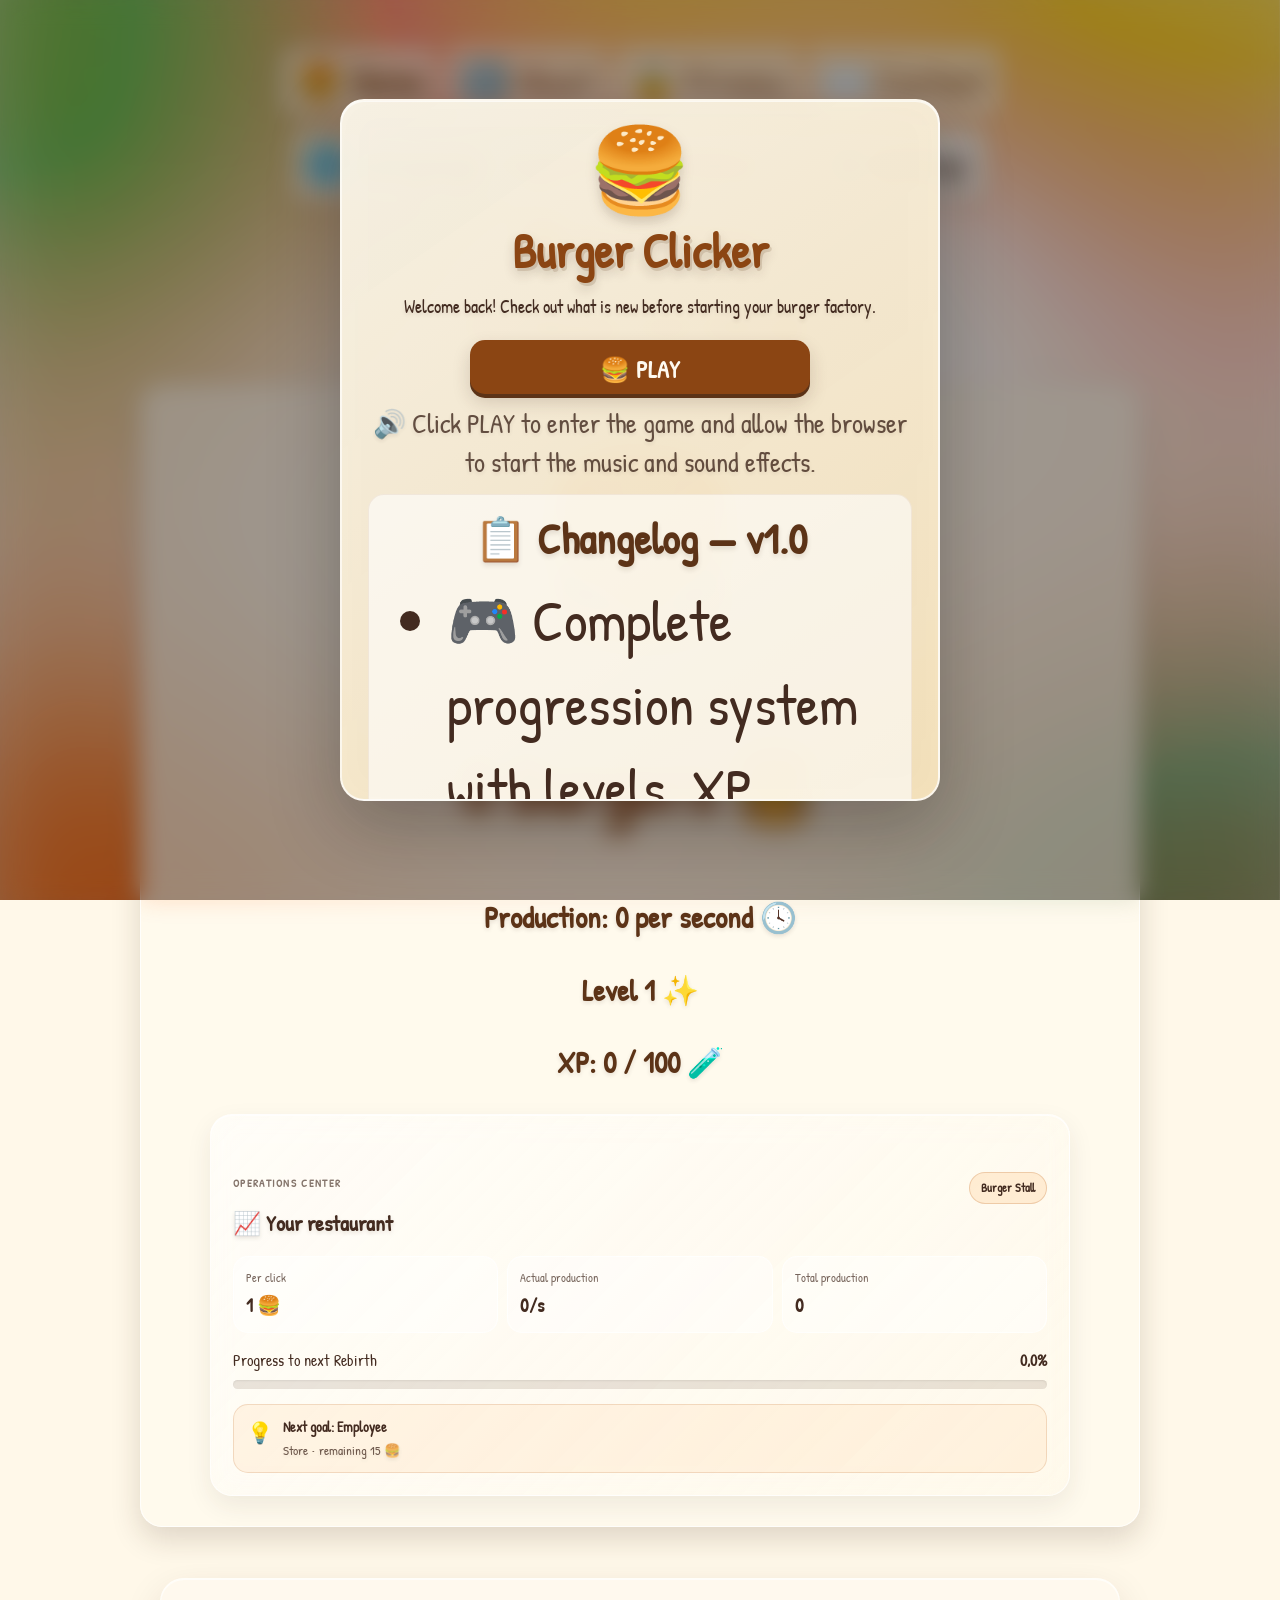
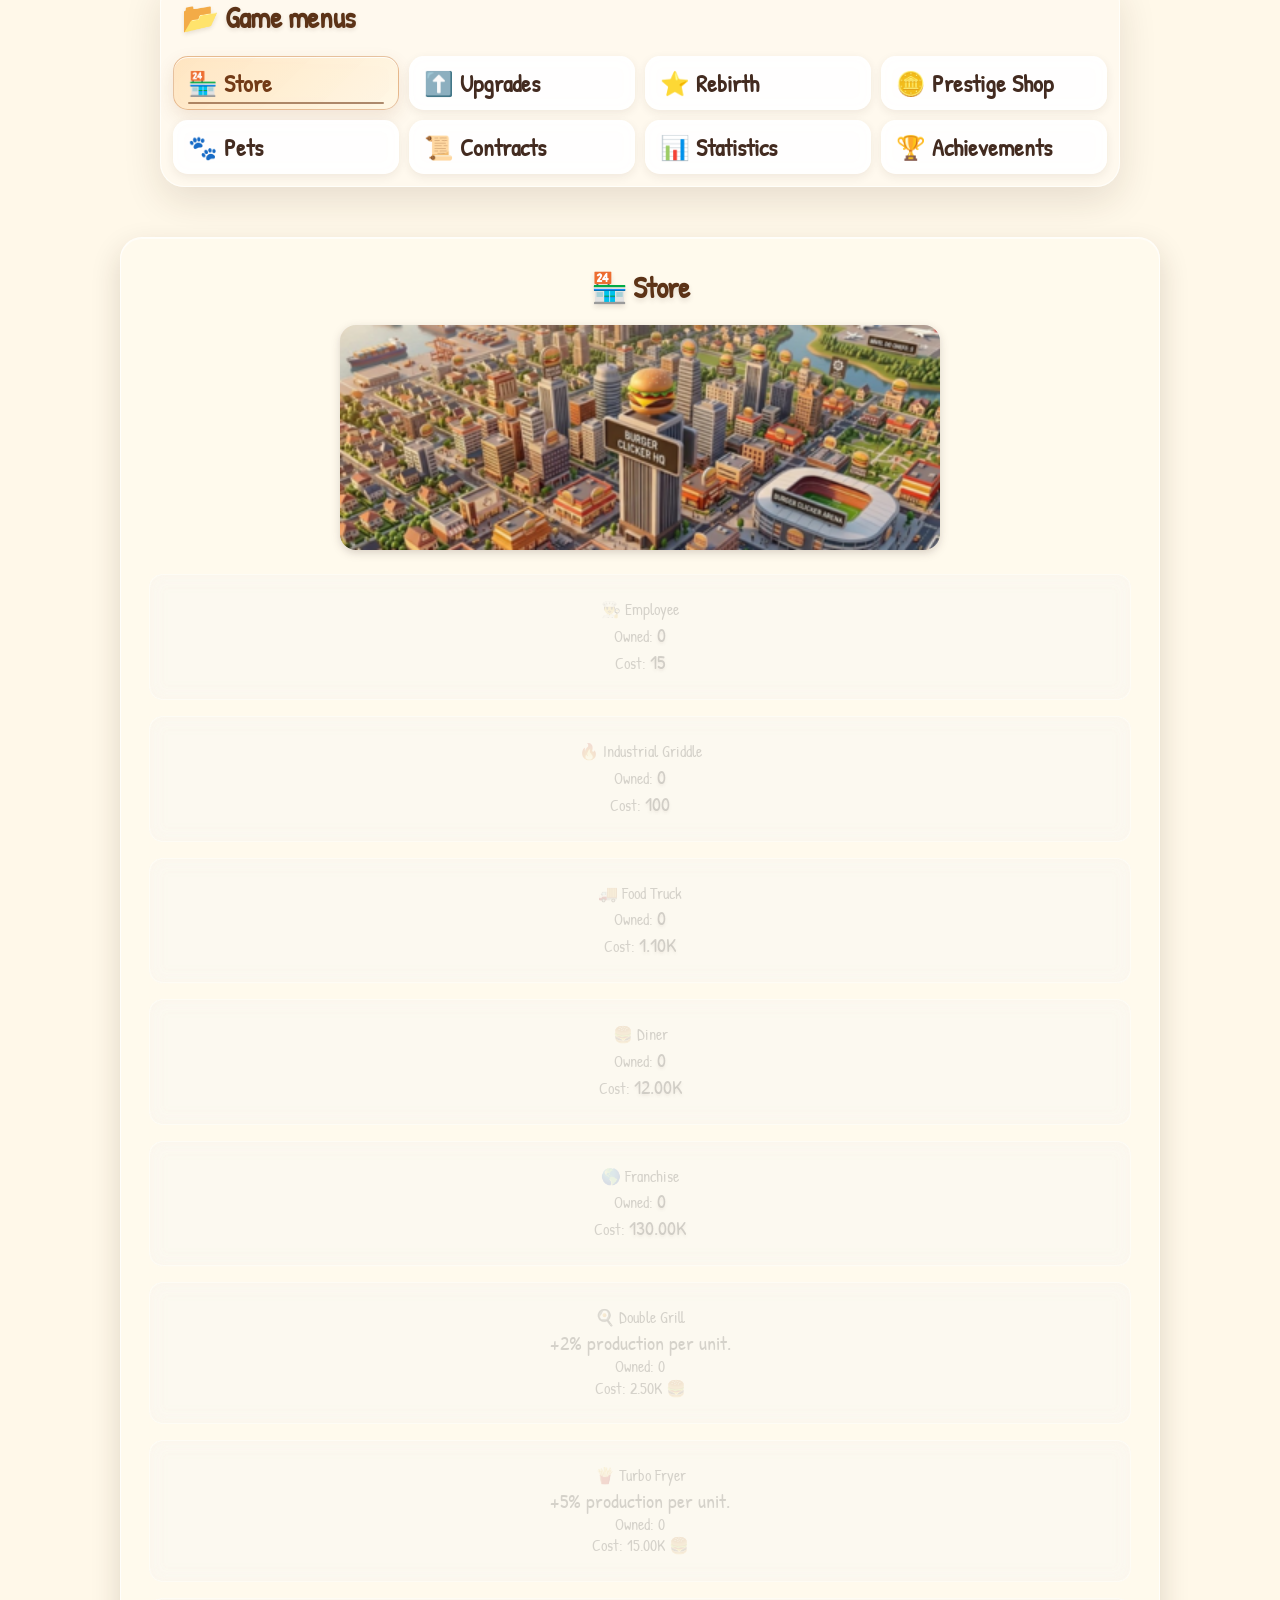
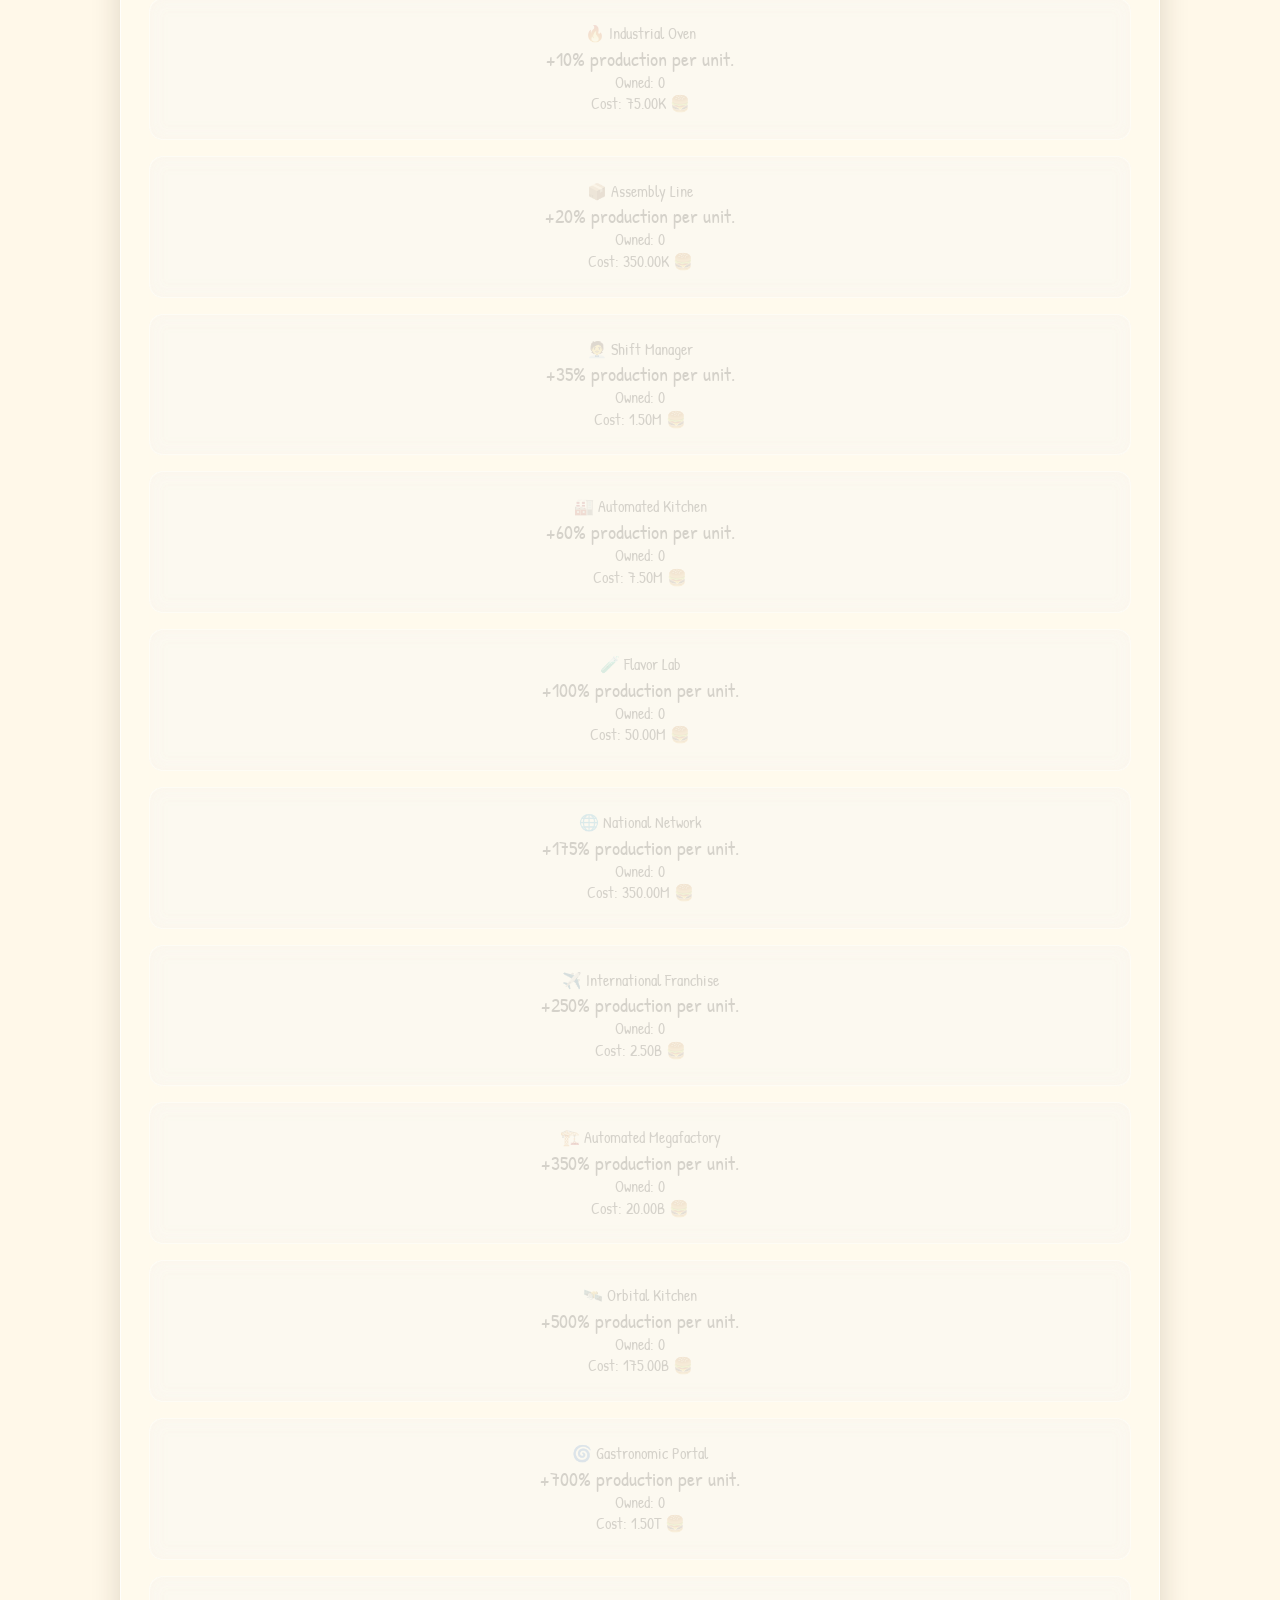
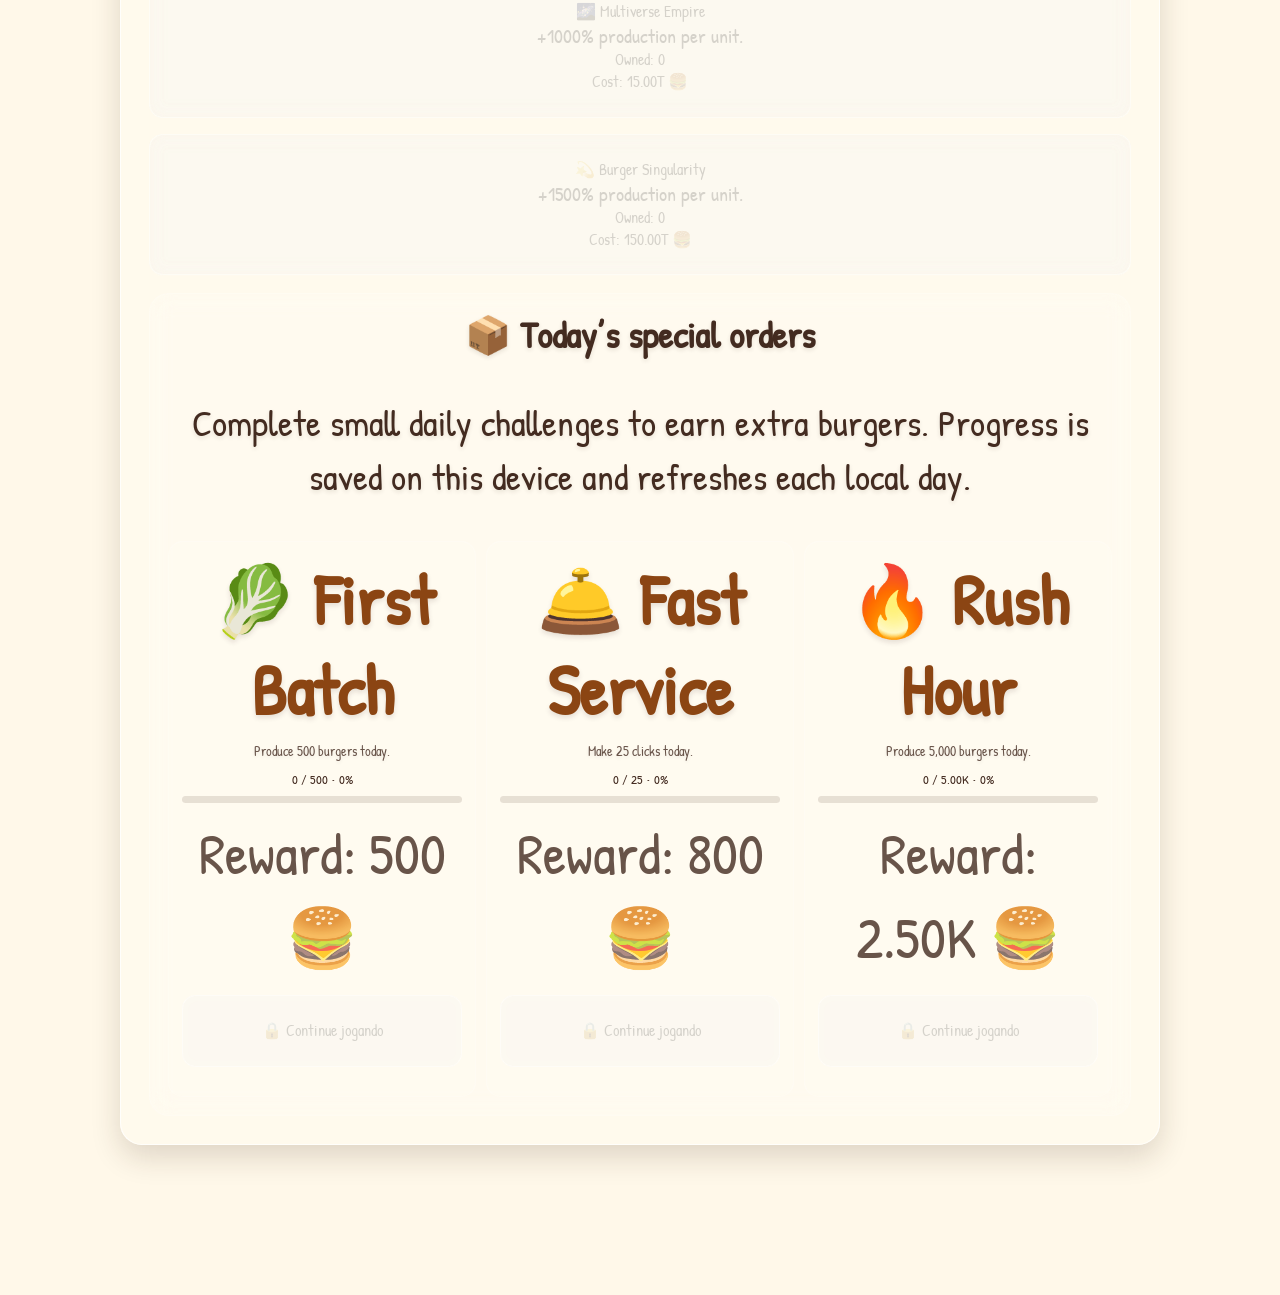
<file: index.html>
<!DOCTYPE html>
<html lang="en-US">
<head>
    <meta charset="UTF-8">
    <meta name="viewport" content="width=device-width, initial-scale=1, viewport-fit=cover">
    <title>🍔 Burger Clicker</title>
    <link rel="manifest" href="manifest.json">
    <link rel="stylesheet" href="style.css">
    <link rel="stylesheet" href="css/pets.css">
    <link rel="stylesheet" href="css/tooltips.css">
    <link rel="stylesheet" href="css/settings.css">
    <link rel="stylesheet" href="css/welcome.css">
    <link rel="stylesheet" href="css/glass-ui.css">
    <link rel="stylesheet" href="css/info-pages.css">
    <link rel="stylesheet" href="css/animations.css">
    <link rel="stylesheet" href="css/pwa.css">
    <link rel="stylesheet" href="css/contracts.css">
    <meta name="theme-color" content="#fff8e9">
    <meta name="application-name" content="Burger Clicker">
    <meta name="mobile-web-app-capable" content="yes">
    <meta name="apple-mobile-web-app-capable" content="yes">
    <meta name="apple-mobile-web-app-title" content="Burger Clicker">
    <meta name="apple-mobile-web-app-status-bar-style" content="default">
    <meta name="format-detection" content="telephone=no">
    <meta name="description" content="🍔 Burger Clicker — an idle clicker game with pets, rebirths, a prestige shop, and endless progression.">
    <link rel="icon" href="/media/pwa-icon.svg" type="image/svg+xml">
    <link rel="apple-touch-icon" href="/media/pwa-icon.svg">
    <script async src="https://pagead2.googlesyndication.com/pagead/js/adsbygoogle.js?client=ca-pub-1469004475264377" crossorigin="anonymous"></script>
    <meta name="google-adsense-account" content="ca-pub-1469004475264377">
</head>
<body>
    <section id="welcomeScreen" aria-label="Tela de boas-vindas ao Burger Clicker">
        <div class="welcome-caixa" role="dialog" aria-modal="true" aria-labelledby="welcomeTitulo">
            <div class="welcome-logo" aria-hidden="true">🍔</div>
            <h1 id="welcomeTitulo">Burger Clicker</h1>
            <p class="welcome-subtitulo">Bem-vindo de volta! Confira as novidades antes de começar a sua fábrica de hambúrgueres.</p>

            <div class="welcome-changelog">
                <h2>📋 Changelog — v1.0</h2>
                <ul>
                    <li>🎮 Sistema completo de progressão com níveis, XP, negócios e upgrades.</li>
                    <li>⭐ Rebirth com fichas, bônus permanentes e Loja de Prestígio.</li>
                    <li>🐾 Sistema de pets com coleção, equipamento, nomes e evolução.</li>
                    <li>⚙️ Menu de Configurações com áudio, volumes, animações, tema, vibração e instalação PWA.</li>
                    <li>💾 Backups automáticos, backup manual, restauração e reset seguro do progresso.</li>
                    <li>📱 PWA preparado para instalação como aplicativo em navegadores compatíveis.</li>
                    <li>🎵 Sistema de áudio atualizado: efeitos nos botões e música de fundo em looping.</li>
                    <li>🔊 O botão Jogar libera o áudio durante uma interação permitida pelo navegador.</li>
                </ul>
            </div>

            <p class="welcome-audio-aviso">🔊 Clique em <strong>JOGAR</strong> para entrar no jogo e permitir que a música e os efeitos sonoros sejam iniciados pelo navegador.</p>
            <button id="welcomePlayBtn" type="button">🍔 JOGAR</button>
        </div>
    </section>

    <audio id="musicaFundo" preload="none" loop><source src="/media/music.mp3" type="audio/mpeg"></audio>
    <audio id="somClique" preload="none"><source src="/media/click.mp3" type="audio/mpeg"></audio>

    <header class="info-topbar game-language-topbar">
        <nav class="info-nav" aria-label="Page navigation">
            <a href="index.html" aria-current="page" data-i18n="navHome">🍔 Home</a>
            <a href="about.html" data-i18n="navAbout">ℹ️ About</a>
            <a href="privacy.html" data-i18n="navPrivacy">🔒 Privacy</a>
            <a href="contact.html" data-i18n="navContact">✉️ Contact</a>
        </nav>
        <div class="info-language">
            <label for="languageSelector" data-i18n="languageLabel">🌐 Language</label>
            <select id="languageSelector" aria-label="Select language">
                <option value="en-US" data-i18n="languageEn">English (United States)</option>
                <option value="pt-BR" data-i18n="languagePtBR">Portuguese (Brazil)</option>
                <option value="pt-PT" data-i18n="languagePtPT">Portuguese (Portugal)</option>
            </select>
        </div>
    </header>
    <h1>🍔 Burger Clicker</h1>
    <h4>Por Crabscary - v1.0 - 2026 🦀</h4>
    <button id="configBtn" type="button" aria-label="Abrir configurações">⚙️ Configurações</button>

    <section id="configModal" class="config-modal" hidden aria-label="Menu de configurações">
        <div class="config-caixa" role="dialog" aria-modal="true" aria-labelledby="configTitulo">
            <div class="config-cabecalho"><h2 id="configTitulo">⚙️ Configurações</h2><button id="configFecharBtn" type="button" aria-label="Fechar configurações">✖️</button></div>
            <p>Personalize sua experiência no Burger Clicker. As opções ficam salvas neste dispositivo.</p>
            <div class="config-grupo">
                <h3>🎮 Experiência</h3>
                <div class="config-opcao"><label for="configSom">🔊 Som dos efeitos</label><input id="configSom" type="checkbox" checked></div>
                <div class="config-opcao"><label for="configMusica">🎵 Música de fundo</label><input id="configMusica" type="checkbox" checked></div>
                <div class="config-opcao"><label for="configAnimacoes">✨ Animações</label><input id="configAnimacoes" type="checkbox" checked></div>
                <div class="config-opcao"><label for="configTemaEscuro">🌙 Tema escuro</label><input id="configTemaEscuro" type="checkbox"></div>
                <div class="config-opcao"><label for="configVibracao">📳 Vibração</label><input id="configVibracao" type="checkbox" checked></div>
                <div class="config-volume"><label for="configVolumeMusica">🎵 Volume da música <span id="configVolumeMusicaValor">50%</span></label><input id="configVolumeMusica" type="range" min="0" max="100" step="1" value="50"></div>
                <div class="config-volume"><label for="configVolumeEfeitos">🔊 Volume dos efeitos <span id="configVolumeEfeitosValor">100%</span></label><input id="configVolumeEfeitos" type="range" min="0" max="100" step="1" value="100"></div>
                <div class="config-diagnostico-audio"><h4>🧪 Diagnóstico de áudio</h4><p>Use estes testes para identificar se o navegador encontra os arquivos e consegue reproduzi-los.</p><div class="config-acoes"><button id="audioDiagnosticoArquivos" type="button">🔎 Verificar arquivos</button><button id="audioDiagnosticoEfeito" type="button">🔊 Testar efeito</button><button id="audioDiagnosticoMusica" type="button">🎵 Testar música</button></div><pre id="audioDiagnosticoStatus" role="status" aria-live="polite">Pronto para diagnosticar.</pre></div>
            </div>
            <div class="config-grupo">
                <h3>💾 Backup</h3>
                <p>O jogo cria backups automáticos periódicos e também antes de resetar ou restaurar um progresso.</p>
                <div class="config-acoes"><button id="configBackupAgora" type="button">💾 Criar e baixar backup agora</button><button id="configRestaurarBackupBtn" type="button">📥 Restaurar arquivo de backup</button><button id="configRestaurarUltimoBtn" type="button">⏪ Restaurar último backup automático</button><input id="configBackupArquivo" type="file" accept="application/json,.json" hidden></div>
                <p id="configBackupStatus" class="config-status-backup">Backup automático: aguardando o primeiro backup.</p>
                <p class="config-aviso">⚠️ Guarde também um arquivo baixado em um local seguro. O backup automático fica no armazenamento deste navegador e pode ser perdido se os dados do site forem apagados.</p>
            </div>
            <div class="config-grupo"><h3>🔄 Progresso</h3><p>Use esta opção para começar novamente do zero. Um backup automático é criado antes da exclusão.</p><div class="config-acoes"><button id="configResetarBtn" type="button">🔄 Resetar todo o progresso</button></div></div>
            <div class="config-grupo"><h3>📱 Aplicativo</h3><p>Instale o Burger Clicker quando o navegador oferecer suporte. O diagnóstico abaixo verifica manifesto, ícones, segurança, Service Worker, cache e armazenamento neste dispositivo.</p><div class="config-acoes"><button id="configInstalarBtn" type="button">📱 Instalar aplicativo</button><button id="pwaAbrirAppBtn" type="button">🚀 Abrir app</button><button id="pwaDiagnosticoExecutar" type="button">🧪 Executar diagnóstico PWA</button><button id="pwaDiagnosticoCopiar" type="button">📋 Copiar relatório</button></div><div class="bc-pwa-update" aria-labelledby="pwaAtualizacaoTitulo"><h4 id="pwaAtualizacaoTitulo">🔄 Atualizações do aplicativo</h4><p>O Burger Clicker verifica atualizações automaticamente quando abre, quando você volta ao aplicativo e periodicamente enquanto ele está aberto.</p><div class="config-acoes"><button id="pwaVerificarAtualizacaoBtn" type="button">🔎 Verificar atualizações</button><button id="pwaAplicarAtualizacaoBtn" type="button" hidden>⬇️ Atualizar e reiniciar</button></div><p id="pwaAtualizacaoStatus" role="status" aria-live="polite">Preparando verificação de atualizações…</p></div><p id="configInstalacaoStatus" class="config-status-instalacao">Verificando disponibilidade da instalação...</p><pre id="pwaDiagnosticoStatus" class="pwa-diagnostico-status" role="status" aria-live="polite">Pronto para verificar a instalação do aplicativo.</pre></div>
            <p id="configStatus" class="config-status" role="status"></p>
        </div>
    </section>

    <div class="painel"><button id="burgerBtn" aria-label="Produzir hambúrgueres">🍔</button><h2 id="contador">0 Hambúrgueres 👀</h2><h3 id="pps">Produção: 0 por segundo</h3><h3 id="nivel">Level 1</h3><h3 id="xp">XP: 0 / 100</h3><section class="bc-smart-dashboard" aria-label="Resumo inteligente do jogo"><div class="bc-dashboard-heading"><div><span class="bc-eyebrow">CENTRAL DE OPERAÇÕES</span><h3>📈 Seu restaurante</h3></div><span id="bcRestaurantTier" class="bc-tier-pill">Barraca de hambúrgueres</span></div><div class="bc-dashboard-stats"><article><span>Por clique</span><strong id="bcStatClick">1 🍔</strong></article><article><span>Produção real</span><strong id="bcStatPps">0/s</strong></article><article><span>Produção total</span><strong id="bcStatLifetime">0</strong></article></div><div class="bc-dashboard-progress"><div class="bc-progress-label"><span>Progresso até o próximo Rebirth</span><strong id="bcRebirthProgressLabel">0%</strong></div><div class="bc-progress-track" role="progressbar" aria-label="Progresso até o próximo Rebirth" aria-valuemin="0" aria-valuemax="100" aria-valuenow="0" id="bcRebirthProgressTrack"><span id="bcRebirthProgressBar"></span></div></div><div class="bc-recommendation"><span aria-hidden="true">💡</span><div><strong id="bcRecommendationTitle">Próxima compra sugerida</strong><p id="bcRecommendationText">Carregando recomendações…</p></div></div></section></div>

    <section class="pets painel-pets" aria-labelledby="petsTitulo">
        <h2 id="petsTitulo">🐾 Seu Pet</h2>
        <div id="petAtivoCard" class="pet-ativo-card"><div id="petAtivoEmoji" class="pet-ativo-emoji">🐾</div><h3 id="petAtivoNome">Nenhum pet equipado</h3><p id="petAtivoBonus">Faça Rebirth para tentar encontrar seu primeiro pet!</p></div>
        <div class="pet-controles">
            <label for="petNomeInput">Nome personalizado do pet equipado</label>
            <div class="pet-nome-linha"><input id="petNomeInput" type="text" maxlength="80" placeholder="Ex.: Bolinha, Rei do Hambúrguer..." autocomplete="off"><button id="petSalvarNomeBtn" type="button">💾 Salvar nome</button></div>
            <label for="petSelecionar">Trocar pet equipado</label>
            <div class="pet-nome-linha"><select id="petSelecionar"><option value="">Nenhum pet disponível</option></select><button id="petEquiparBtn" type="button">🎒 Equipar</button></div>
            <div class="pet-alimentar"><p id="petNivel">Nível de alimentação: —</p><p id="petRecompensa">Recompensa: —</p><p id="petCusto">Custo para alimentar: —</p><button id="petAlimentarBtn" type="button" disabled>🍔 Alimentar e evoluir</button></div>
        </div>
        <h3>📚 Coleção de pets (<span id="petQuantidade">0</span>)</h3><p class="pet-ajuda">Pets novos podem ser encontrados ao fazer Rebirth. Cada descoberta é aleatória e não repete um pet que você já possui. Dê um nome, equipe outro pet quando quiser e alimente-o para aumentar sua recompensa sem limite.</p><div id="petColecao" class="pet-colecao"></div>
    </section>

    <img src="media/art_1.png" alt="Arte 1" width="800">
    <div class="loja"><h2>🏪 Loja</h2><img src="media/art_2.png" alt="Arte 2" width="600">
        <button id="funcionarioBtn">👨‍🍳 Funcionário<br>Possui: <span id="funcionariosQtd">0</span><br>Custo: <span id="funcionarioCusto">15</span></button>
        <button id="chapaBtn">🔥 Chapa Industrial<br>Possui: <span id="chapasQtd">0</span><br>Custo: <span id="chapaCusto">100</span></button>
        <button id="foodTruckBtn">🚚 Food Truck<br>Possui: <span id="foodTruckQtd">0</span><br>Custo: <span id="foodTruckCusto">1100</span></button>
        <button id="lanchoneteBtn">🍔 Lanchonete<br>Possui: <span id="lanchoneteQtd">0</span><br>Custo: <span id="lanchoneteCusto">12000</span></button>
        <button id="franquiaBtn">🌎 Franquia<br>Possui: <span id="franquiaQtd">0</span><br>Custo: <span id="franquiaCusto">130000</span></button>
    </div>

    <div class="upgrades"><h2>⬆️ Upgrades</h2><img src="media/art_1.png" alt="Arte 1" width="600"><button id="upgradeClique2xBtn">🖱️ Clique Duplo</button><button id="upgradeClique5xBtn">🖱️ Clique Mestre</button><button id="upgradeFuncionarioBtn">👨‍🍳 Funcionários Motivados</button><button id="upgradeChapaBtn">🔥 Chapas Turbo</button><button id="upgradeGlobalBtn">📺 Marketing Global</button></div>

    <div class="prestige"><h2>⭐ Rebirth</h2><img src="media/art_1.png" alt="Arte 1" width="600"><button id="rebirthBtn">Fazer Rebirth</button><p>Fichas disponíveis: <span id="prestigeTokens">0</span> 🪙</p><p>Total de fichas conquistadas: <span id="prestigeTokensEarned">0</span> 🪙</p><p>Multiplicador Global permanente: <span id="prestigeBonus">1x</span></p><p>Reseta o progresso mas concede bônus permanentes e pode revelar um novo pet.</p></div>

    <section class="prestige-shop-panel" aria-labelledby="prestigeShopTitle"><h2 id="prestigeShopTitle">🪙 Loja de Prestígio</h2><p>Gaste fichas de prestígio em melhorias permanentes. O Rebirth continua reiniciando dinheiro, negócios, nível e upgrades comuns — as melhorias desta loja e o multiplicador conquistado permanecem.</p><p class="prestige-shop-balance">Saldo disponível: <strong><span id="prestigeShopSaldo">0</span> 🪙</strong></p><div id="prestigeShop" class="prestige-shop-grid"></div></section>

    <section id="contratosPainel" class="contratos bc-area-conteudo" aria-labelledby="contratosTitulo">
        <div class="contratos-cabecalho">
            <div>
                <h2 id="contratosTitulo" data-contract-title>📜 Contratos de Chef</h2>
                <p data-contract-subtitle>Aceite pedidos especiais, cumpra metas e ganhe XP extra para subir de nível mais rápido.</p>
            </div>
        </div>
        <div class="contratos-resumo" aria-label="Resumo dos contratos">
            <div class="contrato-resumo-item"><span data-contract-label-xp>XP ganho hoje</span><strong data-contract-xp>0</strong></div>
            <div class="contrato-resumo-item"><span data-contract-label-count>Contratos concluídos</span><strong data-contract-count>0/3</strong></div>
            <div class="contrato-resumo-item"><span data-contract-label-streak>Sequência de dias</span><strong data-contract-streak>1 🔥</strong></div>
        </div>
        <div class="contratos-grid" data-contract-grid></div>
        <div class="contratos-bonus" data-contract-bonus></div>
        <p data-contract-note>Novos contratos aparecem todos os dias. O progresso é salvo neste dispositivo.</p>
    </section>

    <div class="estatisticas"><h2>📊 Estatísticas</h2><img src="media/art_1.png" alt="Arte 1" width="600"><p>Hambúrgueres Produzidos: <span id="estatTotal">0</span></p><p>Cliques Totais: <span id="estatCliques">0</span></p><p>Tempo Jogado: <span id="estatTempo">0 min</span></p><p>Rebirths: <span id="estatRebirth">0</span></p><p>Próximo Rebirth: <span id="requisitoRebirth">1M</span></p></div>

    <div class="conquistas"><h2>🏆 Conquistas</h2><img src="media/art_1.png" alt="Arte 1" width="600"><div id="listaConquistas"></div></div>

    <footer><a href="index.html" data-i18n="navHome">Principal</a> | <a href="about.html" data-i18n="footerAbout">Sobre</a> | <a href="privacy.html" data-i18n="footerPrivacy">Privacidade</a> | <a href="contact.html" data-i18n="footerContact">Contato</a></footer>
    <script src="js/info-language.js"></script>
    <script src="js/game-i18n.js"></script>
    <script src="js/core.js"></script><script src="js/systems.js"></script><script src="js/audio.js?v=mp3-only-20261024"></script><script src="js/welcome.js"></script><script src="js/main.js"></script><script src="js/tooltips.js"></script><script src="js/pwa.js"></script><script src="js/settings.js"></script><script src="js/settings-compat.js"></script><script src="js/expansion-bridge.js"></script><script src="js/expansion.js"></script><script src="js/expansion-ui.js"></script><script src="js/statistics.js"></script><script src="js/statistics-accuracy.js"></script><script src="js/contracts.js"></script><script src="js/navigation.js"></script><script src="js/reset.js"></script><script src="js/audio-diagnostics.js"></script><script src="js/pwa-diagnostics.js"></script><script src="js/animations.js" defer></script>
</body>
</html>
</file>
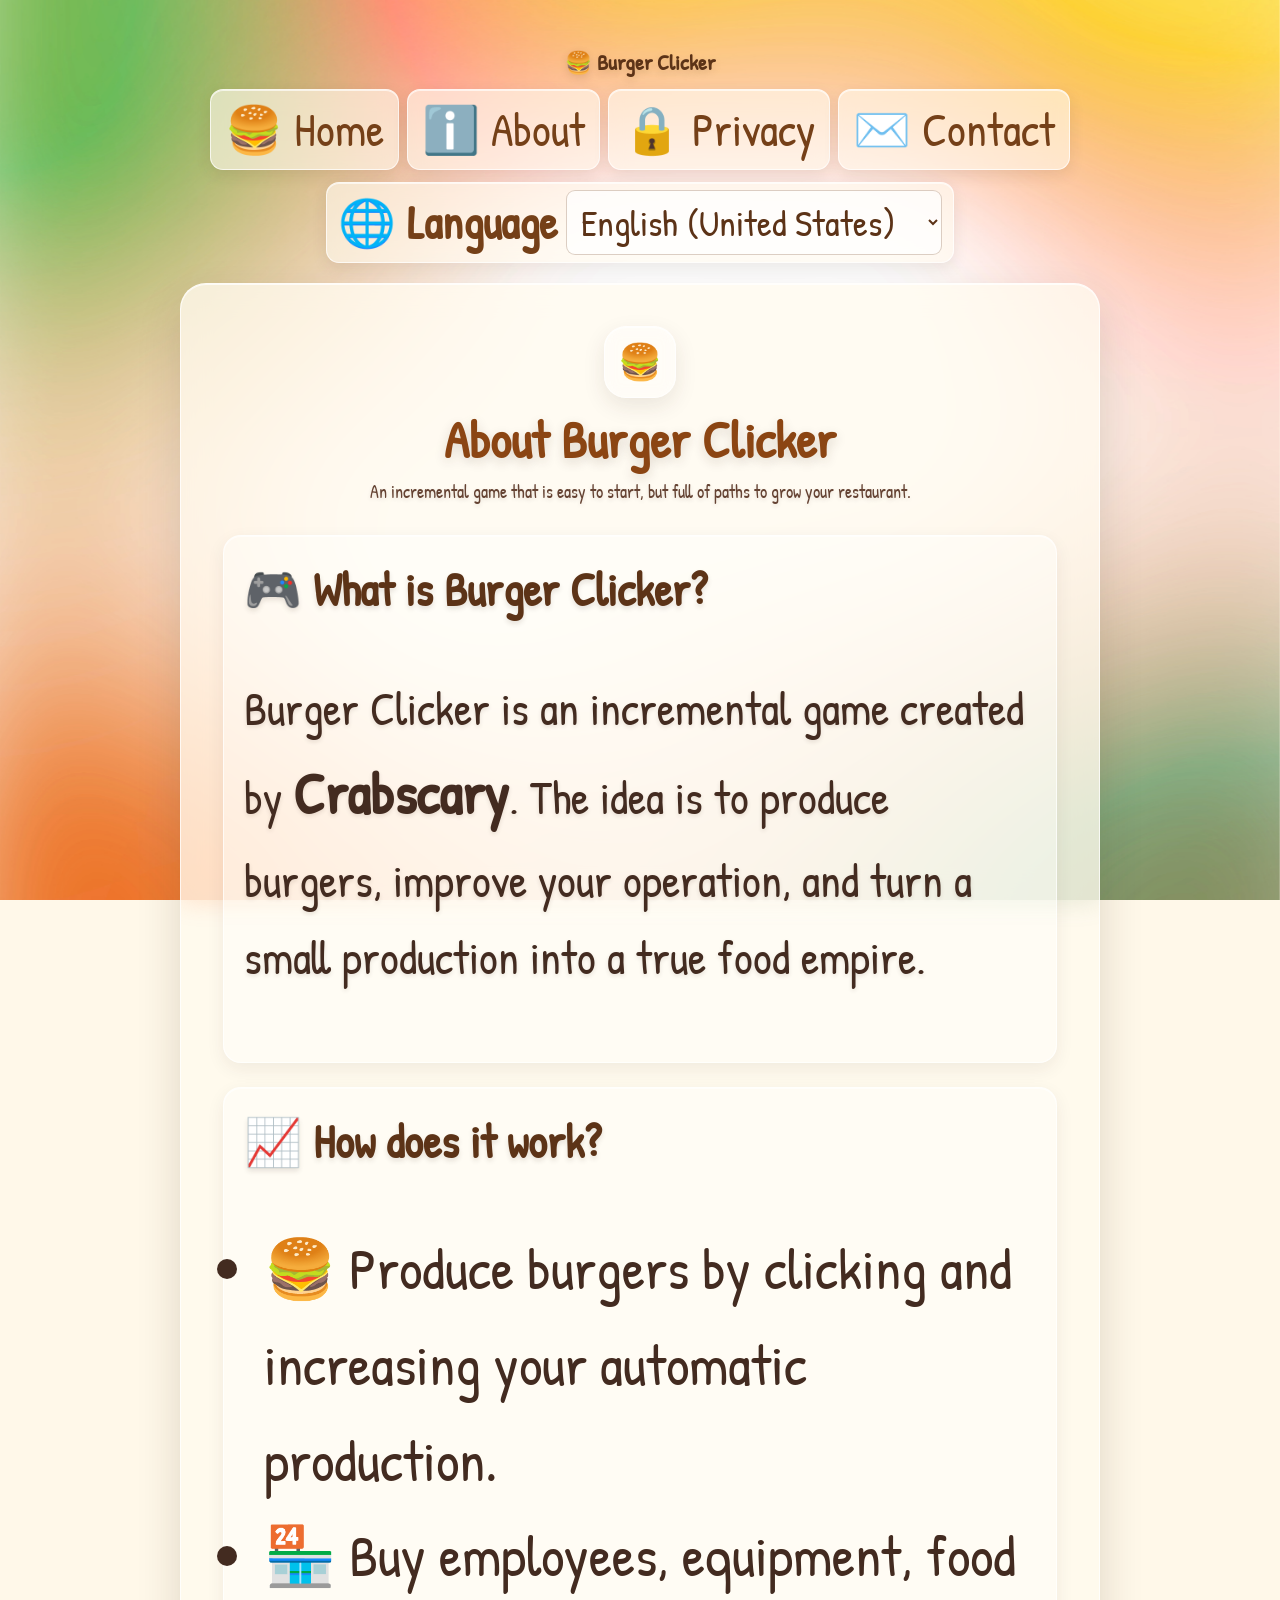
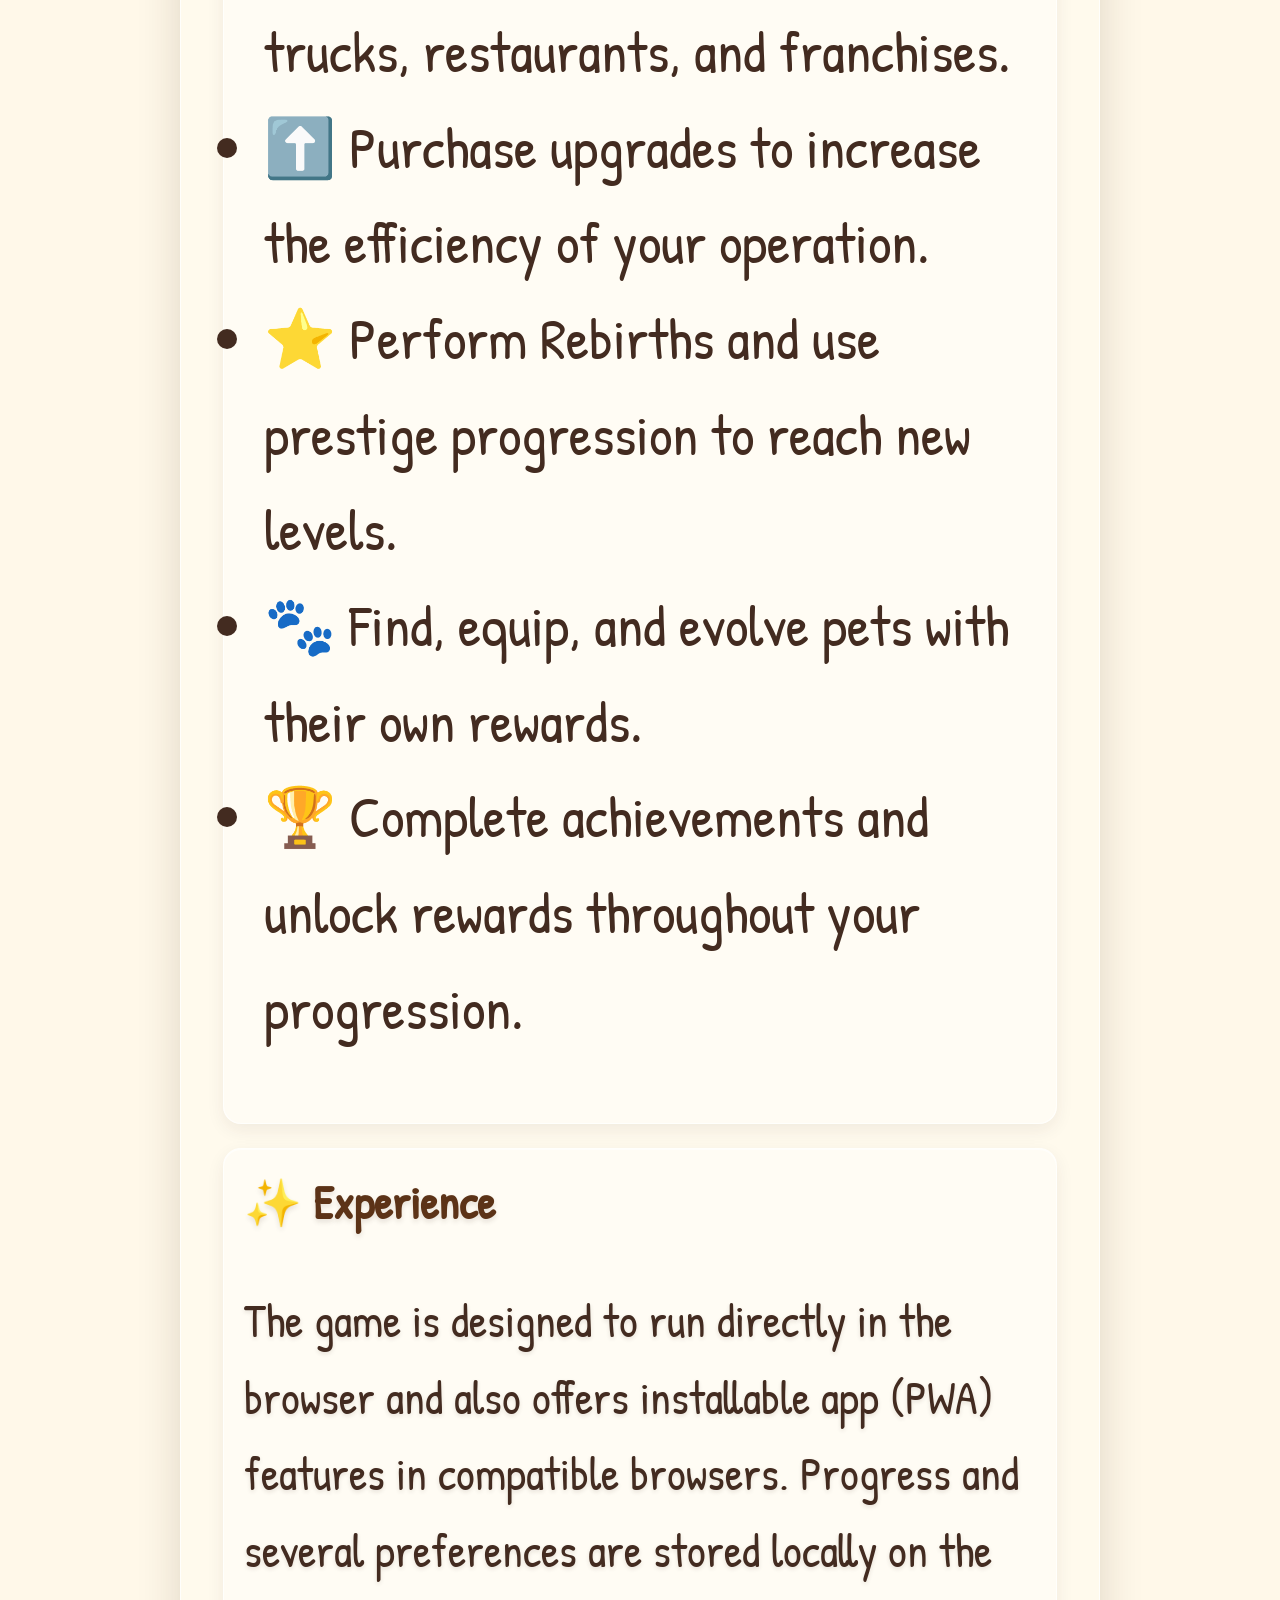
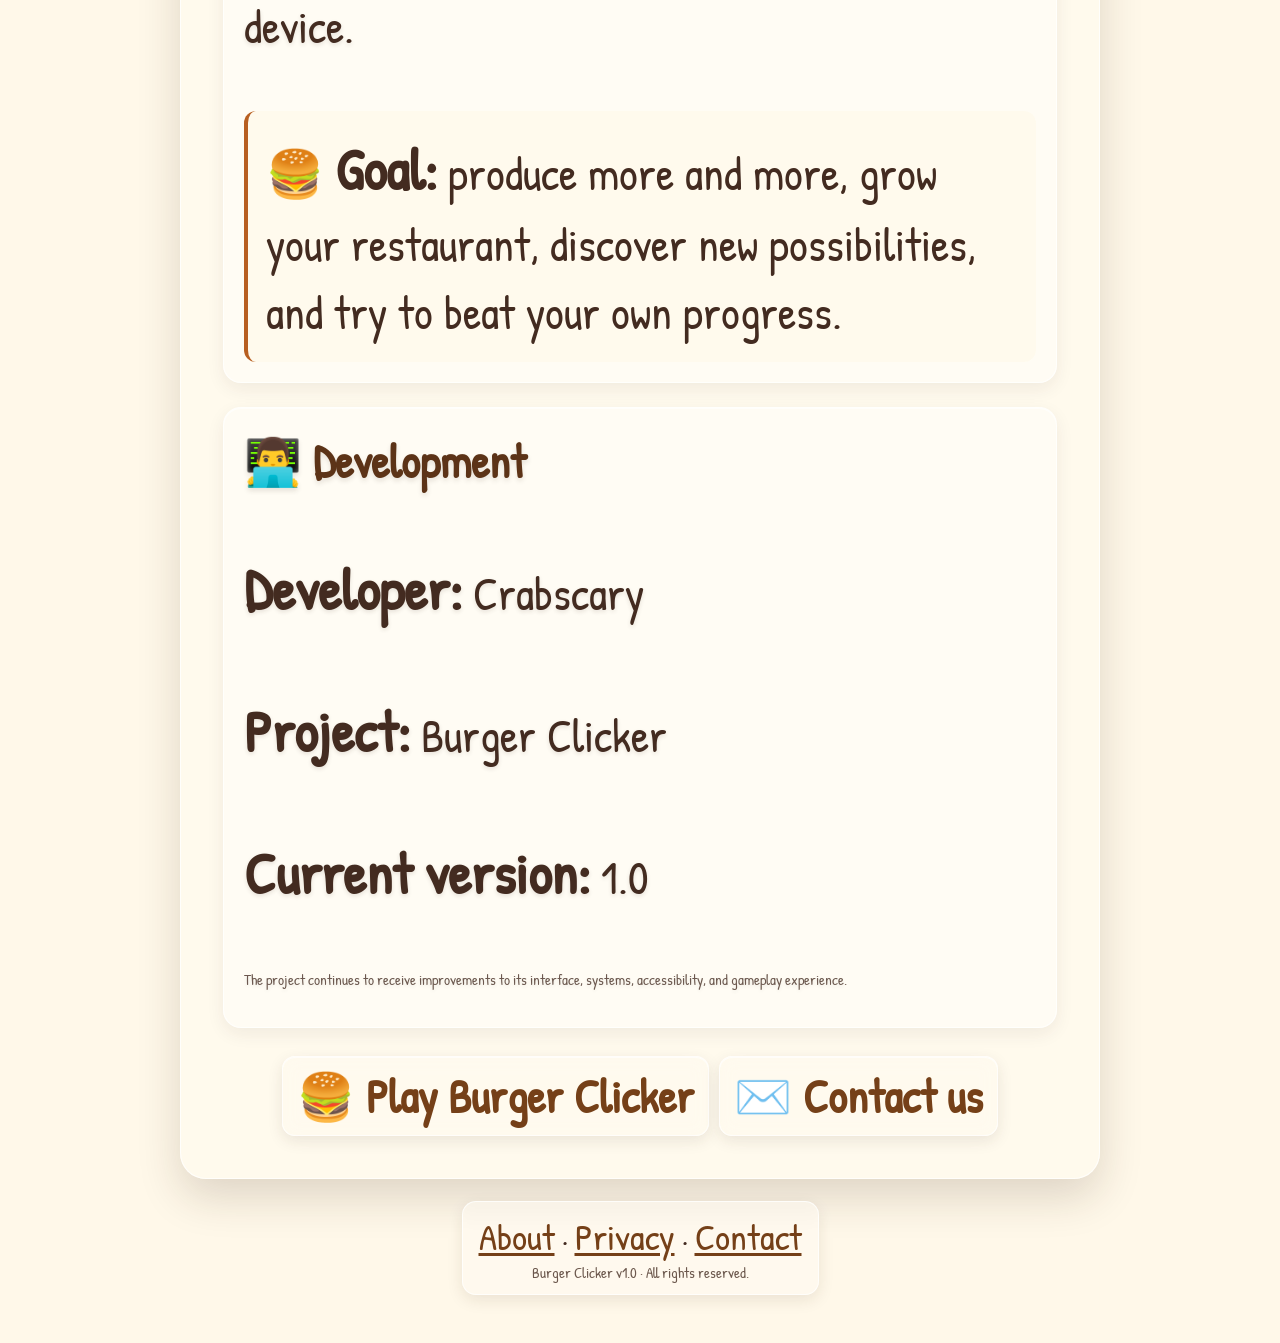
<file: about.html>
<!DOCTYPE html>
<html lang="en-US">
<head><meta charset="UTF-8"><meta name="viewport" content="width=device-width, initial-scale=1, viewport-fit=cover"><title>ℹ️ About — Burger Clicker</title><meta name="description" content="Learn about Burger Clicker, its developer, and the game's main features."><link rel="stylesheet" href="style.css"><link rel="stylesheet" href="css/glass-ui.css"><link rel="stylesheet" href="css/info-pages.css"><link rel="stylesheet" href="css/site-settings.css"><link rel="icon" href="/media/pwa-icon.svg" type="image/svg+xml"><script src="js/site-settings.js"></script></head>
<body class="info-page"><main class="info-shell"><header class="info-topbar"><a class="info-brand" href="index.html" data-i18n="brand">🍔 Burger Clicker</a><nav class="info-nav" aria-label="Page navigation"><a href="index.html" data-i18n="navHome">🍔 Home</a><a href="about.html" aria-current="page" data-i18n="navAbout">ℹ️ About</a><a href="privacy.html" data-i18n="navPrivacy">🔒 Privacy</a><a href="contact.html" data-i18n="navContact">✉️ Contact</a></nav><div class="info-language"><label for="languageSelector" data-i18n="languageLabel">🌐 Language</label><select id="languageSelector" aria-label="Select language"><option value="en-US" data-i18n="languageEn">English (United States)</option><option value="pt-BR" data-i18n="languagePtBR">Portuguese (Brazil)</option><option value="pt-PT" data-i18n="languagePtPT">Portuguese (Portugal)</option></select></div></header>
<article class="info-card"><header class="info-hero"><div class="info-icon" aria-hidden="true">🍔</div><h1 data-i18n="aboutTitle">About Burger Clicker</h1><p class="info-lead" data-i18n="aboutLead">An incremental game that is easy to start, but full of paths to grow your restaurant.</p></header><section class="info-section"><h2 data-i18n="aboutWhatTitle">🎮 What is Burger Clicker?</h2><p data-i18n="aboutWhat">Burger Clicker is an incremental game created by <strong>Crabscary</strong>. The idea is to produce burgers, improve your operation, and turn a small production into a true food empire.</p></section><section class="info-section"><h2 data-i18n="aboutHowTitle">📈 How does it work?</h2><ul class="info-list" data-i18n="aboutHow"><li>🍔 Produce burgers by clicking and increasing your automatic production.</li><li>🏪 Buy employees, equipment, food trucks, restaurants, and franchises.</li><li>⬆️ Purchase upgrades to increase the efficiency of your operation.</li><li>⭐ Perform Rebirths and use prestige progression to reach new levels.</li><li>🐾 Find, equip, and evolve pets with their own rewards.</li><li>🏆 Complete achievements and unlock rewards throughout your progression.</li></ul></section><section class="info-section"><h2 data-i18n="aboutExperienceTitle">✨ Experience</h2><p data-i18n="aboutExperience">The game is designed to run directly in the browser and also offers installable app (PWA) features in compatible browsers. Progress and several preferences are stored locally on the device.</p><div class="info-highlight" data-i18n="aboutGoal">🍔 <strong>Goal:</strong> produce more and more, grow your restaurant, discover new possibilities, and try to beat your own progress.</div></section><section class="info-section"><h2 data-i18n="aboutDevelopmentTitle">👨‍💻 Development</h2><p data-i18n="aboutDeveloper"><strong>Developer:</strong> Crabscary</p><p data-i18n="aboutProject"><strong>Project:</strong> Burger Clicker</p><p data-i18n="aboutVersion"><strong>Current version:</strong> 1.0</p><p class="info-meta" data-i18n="aboutDevelopmentNote">The project continues to receive improvements to its interface, systems, accessibility, and gameplay experience.</p></section><div class="info-actions"><a class="info-back" href="index.html" data-i18n="playGame">🍔 Play Burger Clicker</a><a class="info-back" href="contact.html" data-i18n="contact">✉️ Contact us</a></div></article><footer class="info-footer"><a href="about.html" data-i18n="footerAbout">About</a> · <a href="privacy.html" data-i18n="footerPrivacy">Privacy</a> · <a href="contact.html" data-i18n="footerContact">Contact</a><div class="info-meta" data-i18n="footerCopyright">Burger Clicker v1.0 · All rights reserved.</div></footer></main><script src="js/info-language.js"></script></body></html>
</file>
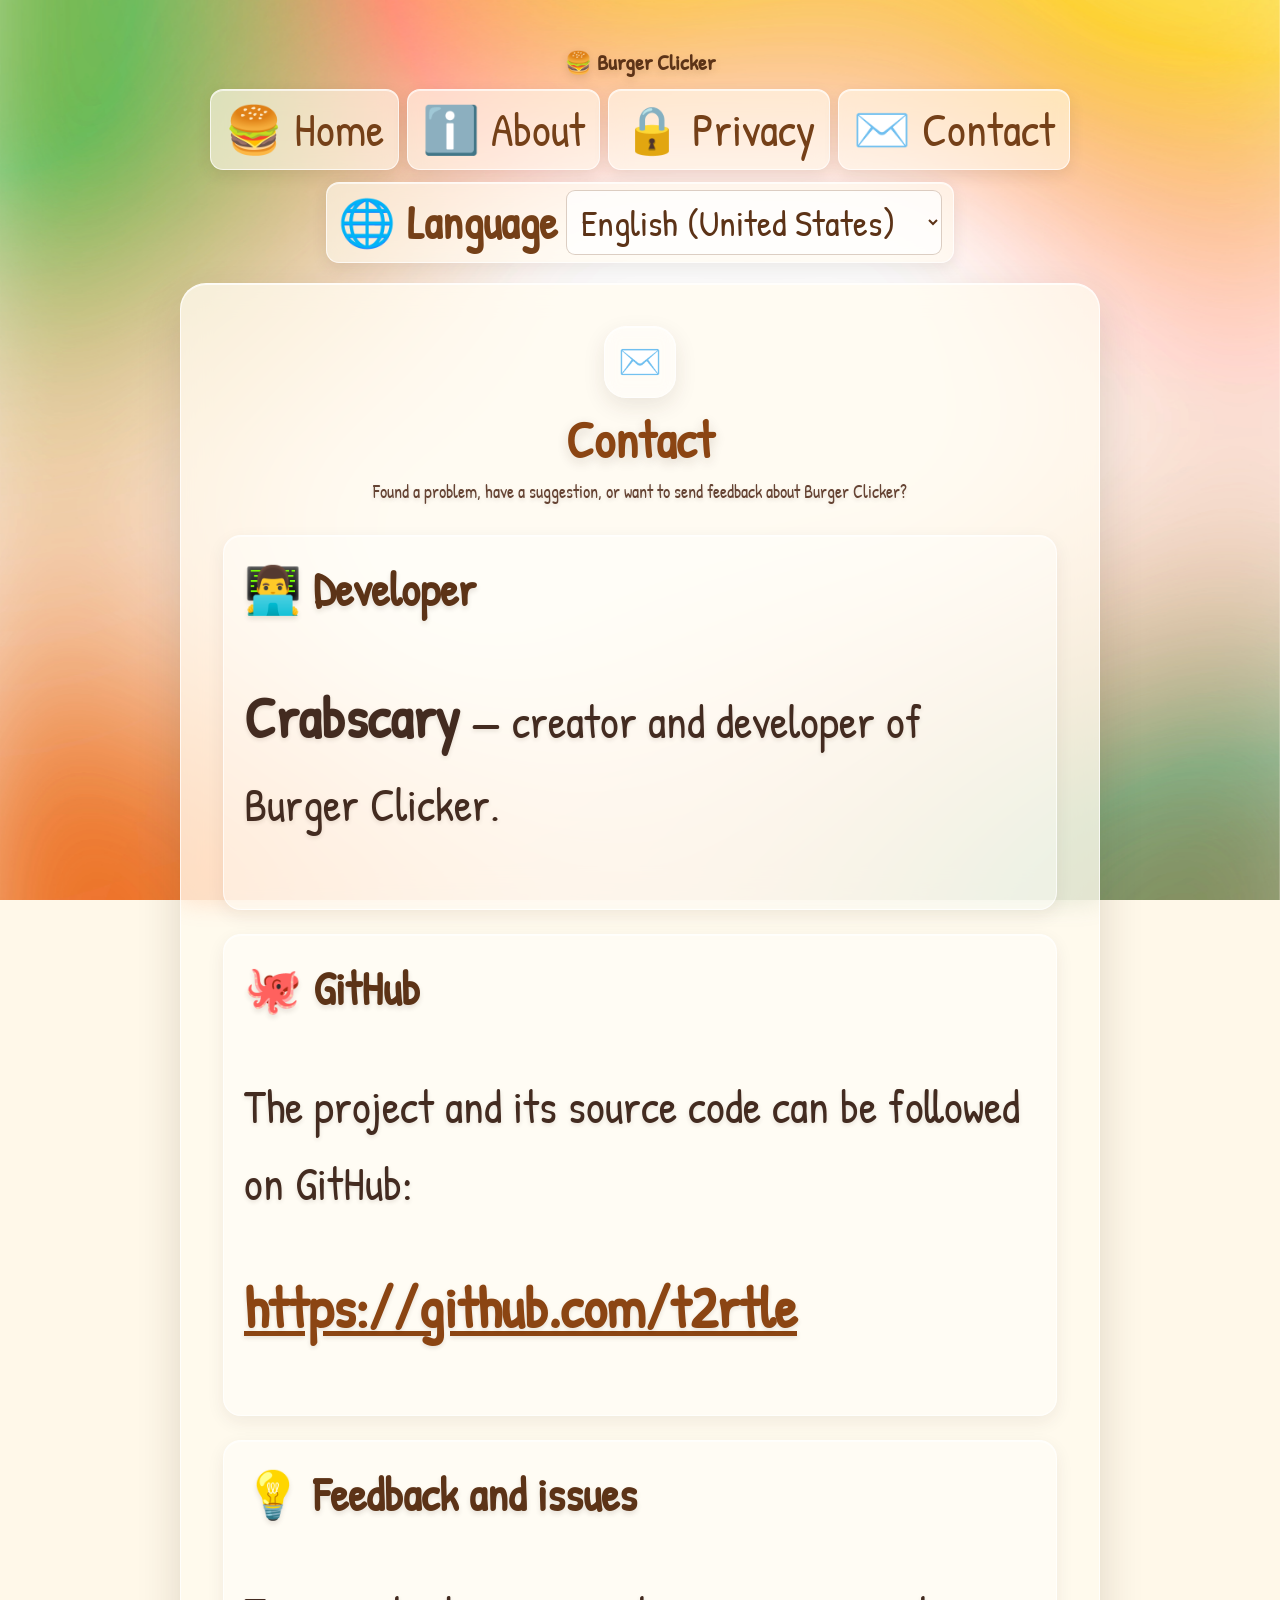
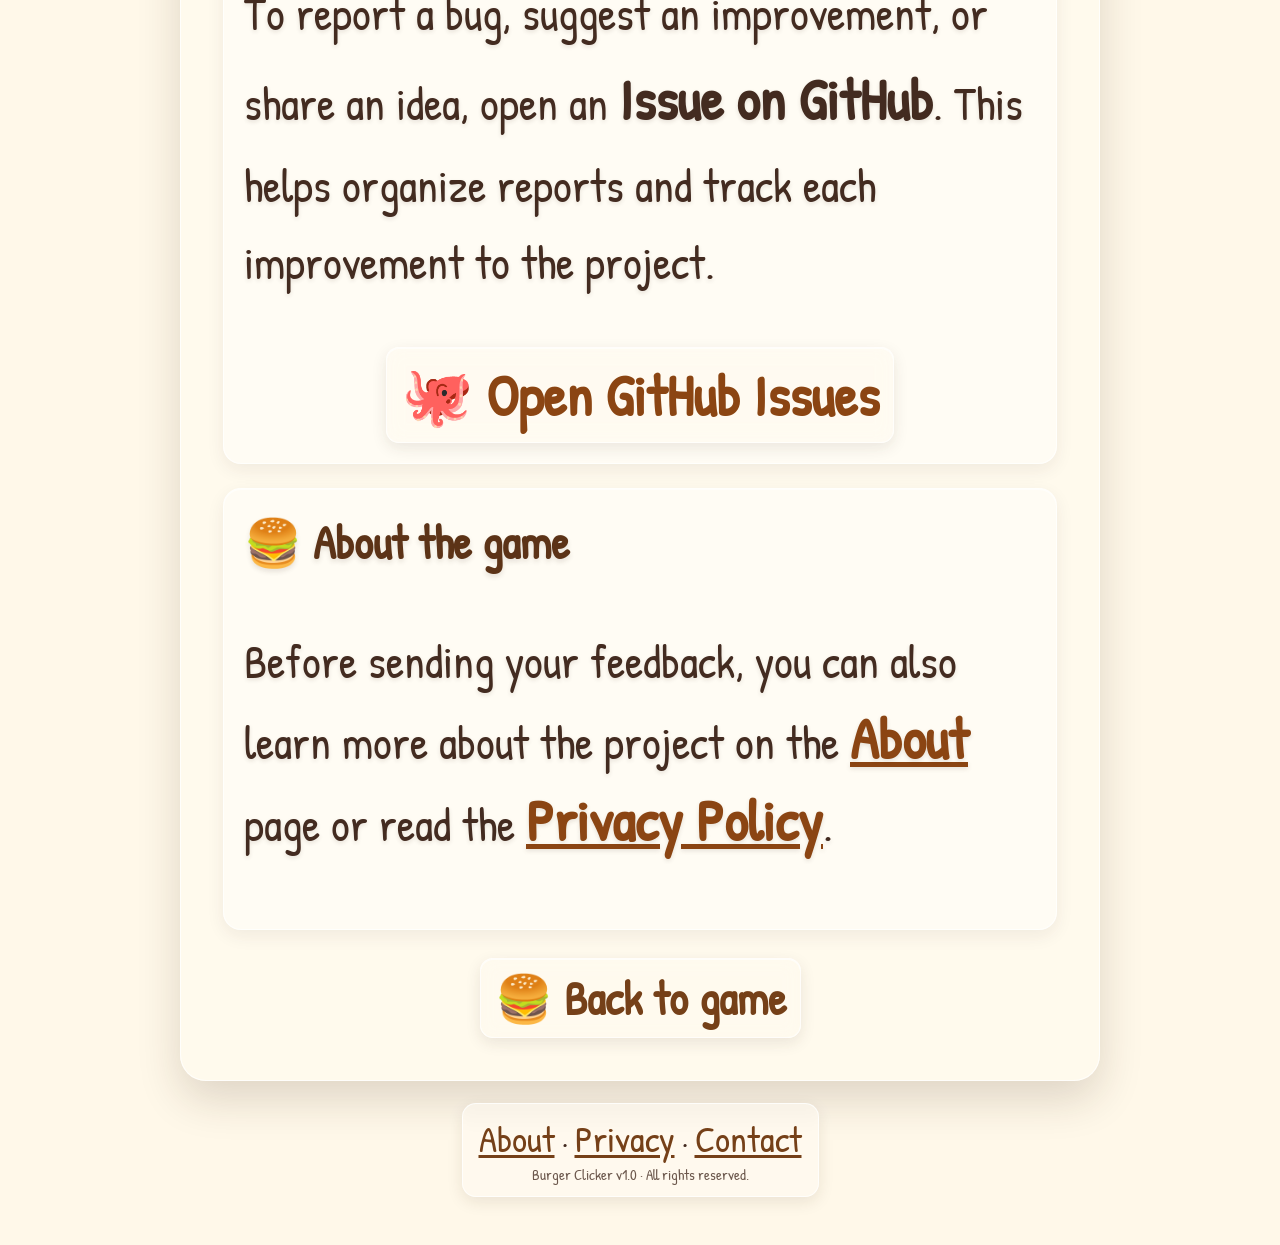
<file: contact.html>
<!DOCTYPE html><html lang="en-US"><head><meta charset="UTF-8"><meta name="viewport" content="width=device-width, initial-scale=1, viewport-fit=cover"><title>✉️ Contact — Burger Clicker</title><meta name="description" content="Contact the Burger Clicker developer and send feedback about the game."><link rel="stylesheet" href="style.css"><link rel="stylesheet" href="css/glass-ui.css"><link rel="stylesheet" href="css/info-pages.css"><link rel="stylesheet" href="css/site-settings.css"><link rel="icon" href="/media/pwa-icon.svg" type="image/svg+xml"><script src="js/site-settings.js"></script></head><body class="info-page"><main class="info-shell"><header class="info-topbar"><a class="info-brand" href="index.html" data-i18n="brand">🍔 Burger Clicker</a><nav class="info-nav" aria-label="Page navigation"><a href="index.html" data-i18n="navHome">🍔 Home</a><a href="about.html" data-i18n="navAbout">ℹ️ About</a><a href="privacy.html" data-i18n="navPrivacy">🔒 Privacy</a><a href="contact.html" aria-current="page" data-i18n="navContact">✉️ Contact</a></nav><div class="info-language"><label for="languageSelector" data-i18n="languageLabel">🌐 Language</label><select id="languageSelector" aria-label="Select language"><option value="en-US" data-i18n="languageEn">English (United States)</option><option value="pt-BR" data-i18n="languagePtBR">Portuguese (Brazil)</option><option value="pt-PT" data-i18n="languagePtPT">Portuguese (Portugal)</option></select></div></header><article class="info-card"><header class="info-hero"><div class="info-icon" aria-hidden="true">✉️</div><h1 data-i18n="contactTitle">Contact</h1><p class="info-lead" data-i18n="contactLead">Found a problem, have a suggestion, or want to send feedback about Burger Clicker?</p></header><section class="info-section"><h2 data-i18n="contactDeveloperTitle">👨‍💻 Developer</h2><p data-i18n="contactDeveloper"><strong>Crabscary</strong> — creator and developer of Burger Clicker.</p></section><section class="info-section"><h2 data-i18n="contactGithubTitle">🐙 GitHub</h2><p data-i18n="contactGithub">The project and its source code can be followed on GitHub:</p><p><a href="https://github.com/t2rtle" target="_blank" rel="noopener noreferrer">https://github.com/t2rtle</a></p></section><section class="info-section"><h2 data-i18n="contactFeedbackTitle">💡 Feedback and issues</h2><p data-i18n="contactFeedback">To report a bug, suggest an improvement, or share an idea, open an <strong>Issue on GitHub</strong>. This helps organize reports and track each improvement to the project.</p><div class="info-actions"><a class="info-back" href="https://github.com/t2rtle/t2rtle.github.io/issues" target="_blank" rel="noopener noreferrer" data-i18n="contactIssues">🐙 Open GitHub Issues</a></div></section><section class="info-section"><h2 data-i18n="contactGameTitle">🍔 About the game</h2><p data-i18n="contactGame">Before sending your feedback, you can also learn more about the project on the <a href="about.html" data-i18n="aboutLink">About</a> page or read the <a href="privacy.html" data-i18n="privacyLink">Privacy Policy</a>.</p></section><div class="info-actions"><a class="info-back" href="index.html" data-i18n="backGame">🍔 Back to game</a></div></article><footer class="info-footer"><a href="about.html" data-i18n="footerAbout">About</a> · <a href="privacy.html" data-i18n="footerPrivacy">Privacy</a> · <a href="contact.html" data-i18n="footerContact">Contact</a><div class="info-meta" data-i18n="footerCopyright">Burger Clicker v1.0 · All rights reserved.</div></footer></main><script src="js/info-language.js"></script></body></html>
</file>
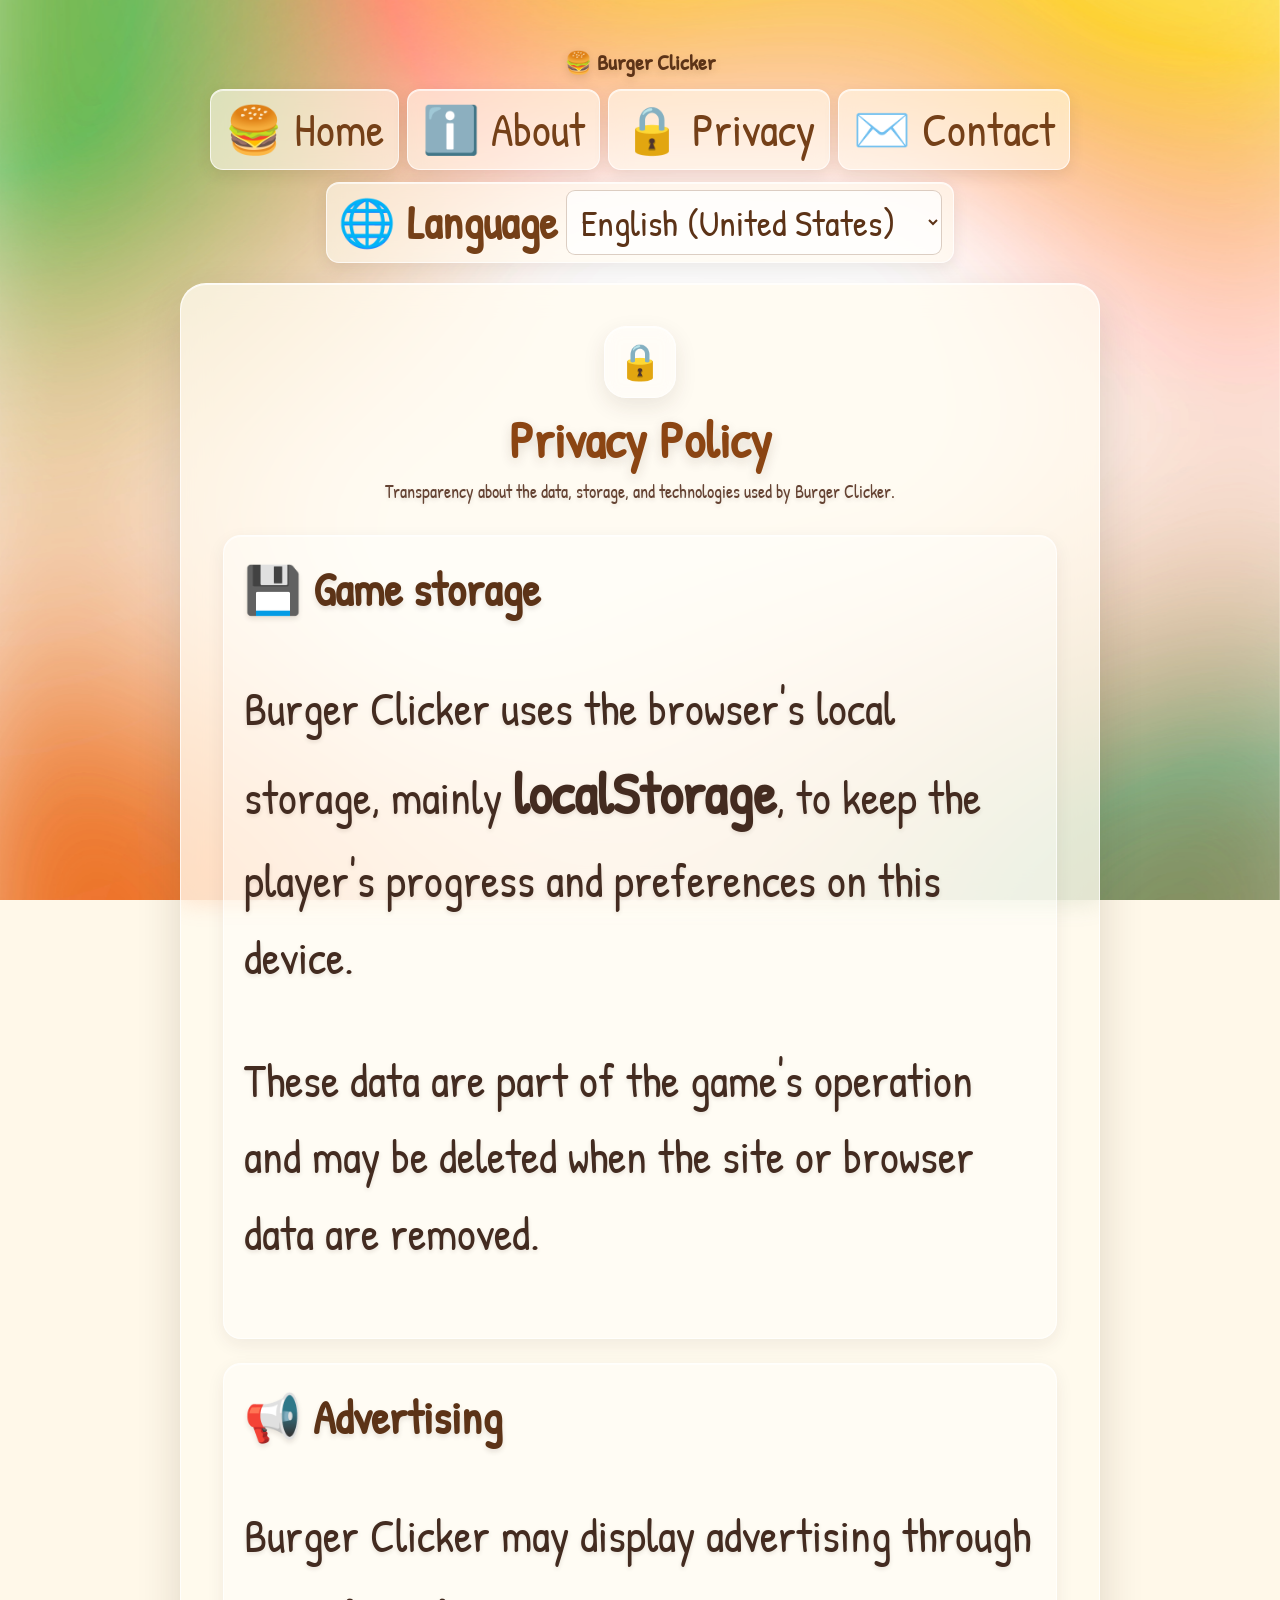
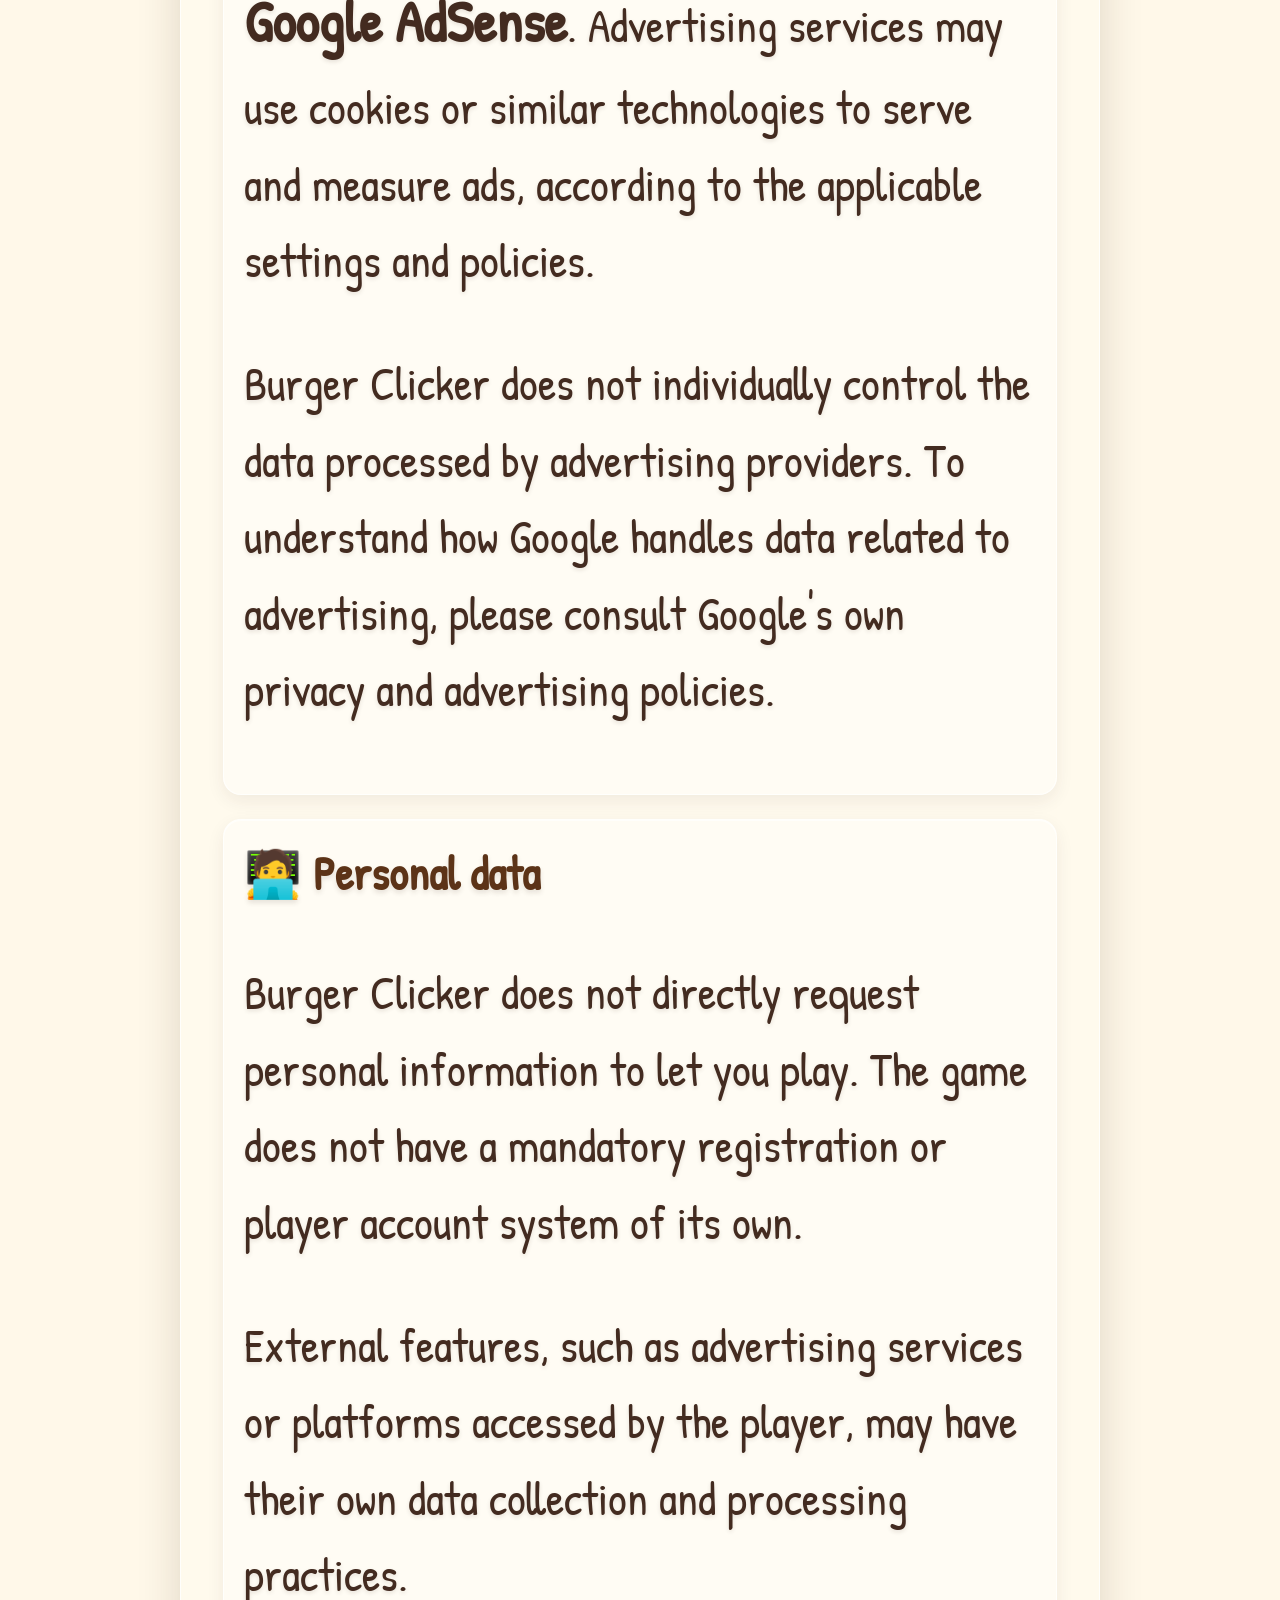
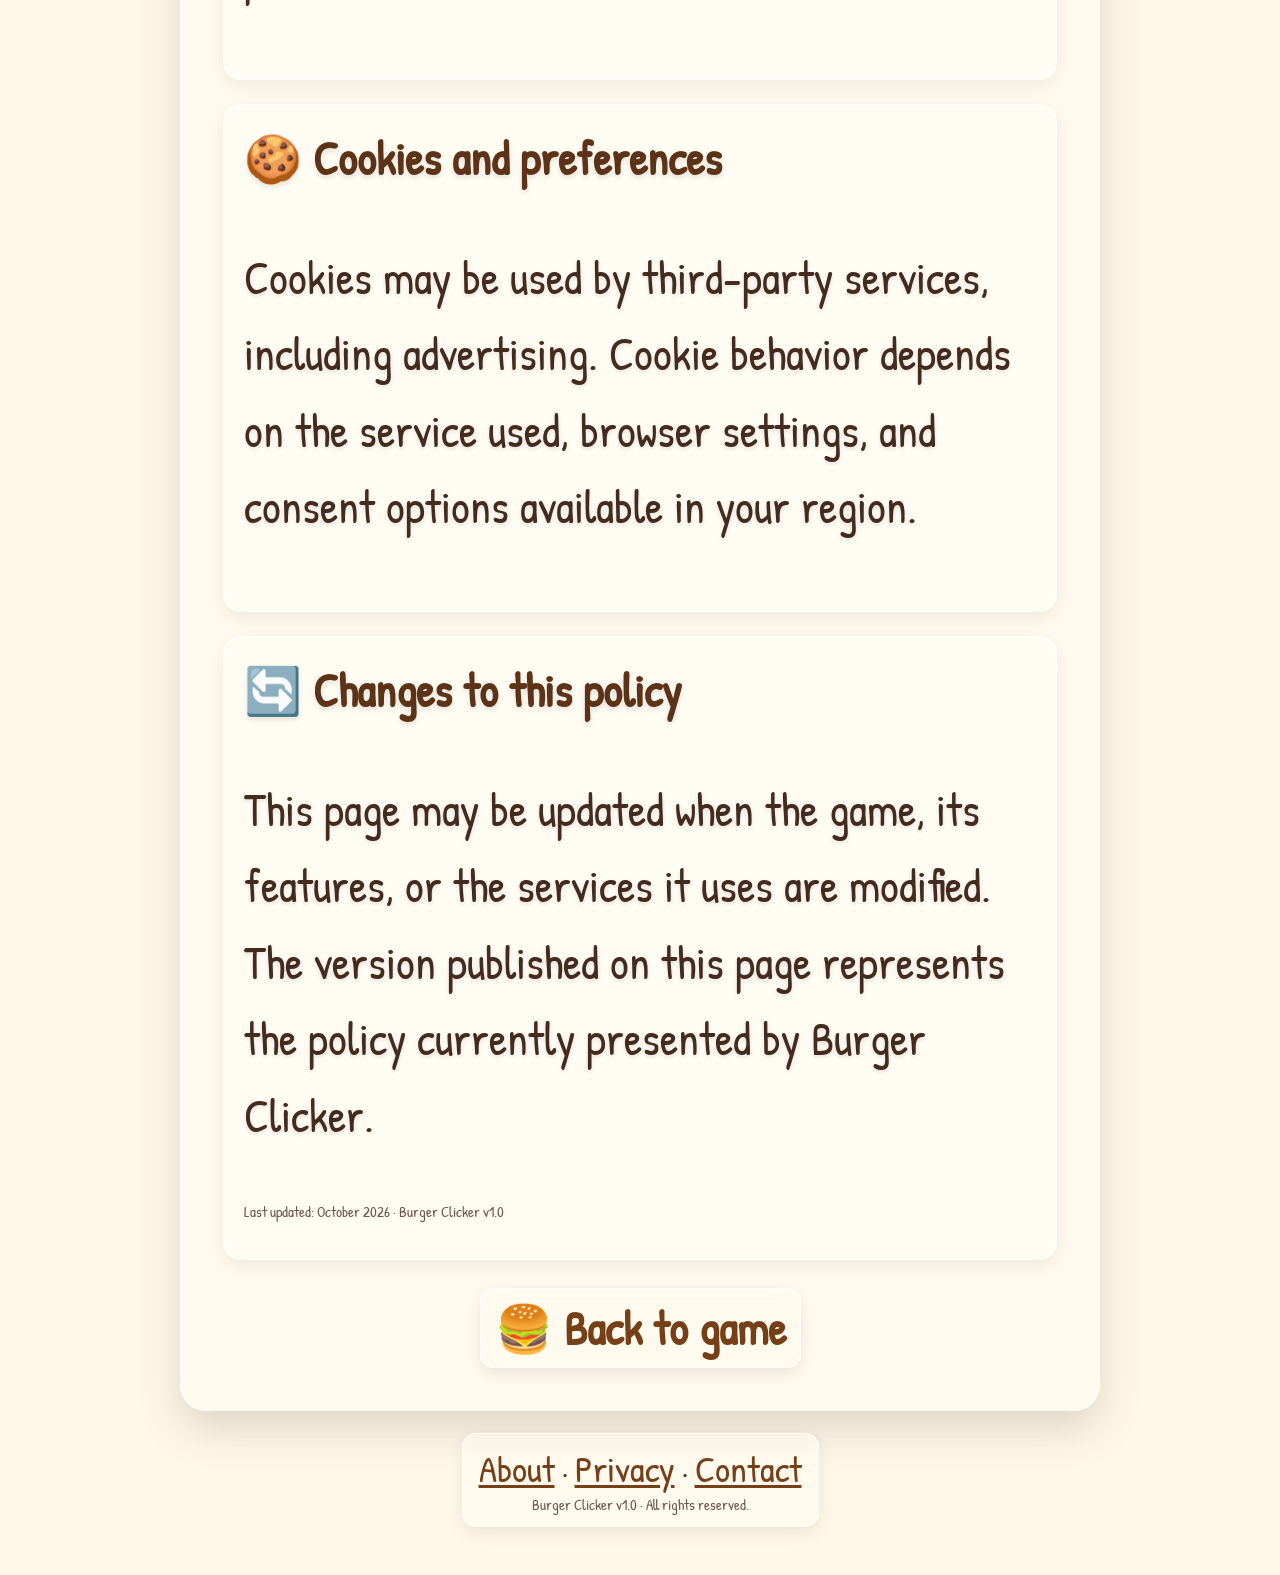
<file: privacy.html>
<!DOCTYPE html><html lang="en-US"><head><meta charset="UTF-8"><meta name="viewport" content="width=device-width, initial-scale=1, viewport-fit=cover"><title>🔒 Privacy — Burger Clicker</title><meta name="description" content="Burger Clicker Privacy Policy."><link rel="stylesheet" href="style.css"><link rel="stylesheet" href="css/glass-ui.css"><link rel="stylesheet" href="css/info-pages.css"><link rel="stylesheet" href="css/site-settings.css"><link rel="icon" href="/media/pwa-icon.svg" type="image/svg+xml"><script src="js/site-settings.js"></script></head><body class="info-page"><main class="info-shell"><header class="info-topbar"><a class="info-brand" href="index.html" data-i18n="brand">🍔 Burger Clicker</a><nav class="info-nav" aria-label="Page navigation"><a href="index.html" data-i18n="navHome">🍔 Home</a><a href="about.html" data-i18n="navAbout">ℹ️ About</a><a href="privacy.html" aria-current="page" data-i18n="navPrivacy">🔒 Privacy</a><a href="contact.html" data-i18n="navContact">✉️ Contact</a></nav><div class="info-language"><label for="languageSelector" data-i18n="languageLabel">🌐 Language</label><select id="languageSelector" aria-label="Select language"><option value="en-US" data-i18n="languageEn">English (United States)</option><option value="pt-BR" data-i18n="languagePtBR">Portuguese (Brazil)</option><option value="pt-PT" data-i18n="languagePtPT">Portuguese (Portugal)</option></select></div></header><article class="info-card"><header class="info-hero"><div class="info-icon" aria-hidden="true">🔒</div><h1 data-i18n="privacyTitle">Privacy Policy</h1><p class="info-lead" data-i18n="privacyLead">Transparency about the data, storage, and technologies used by Burger Clicker.</p></header><section class="info-section"><h2 data-i18n="privacyStorageTitle">💾 Game storage</h2><p data-i18n="privacyStorage">Burger Clicker uses the browser's local storage, mainly <strong>localStorage</strong>, to keep the player's progress and preferences on this device.</p><p data-i18n="privacyStorage2">These data are part of the game's operation and may be deleted when the site or browser data are removed.</p></section><section class="info-section"><h2 data-i18n="privacyAdsTitle">📢 Advertising</h2><p data-i18n="privacyAds">Burger Clicker may display advertising through <strong>Google AdSense</strong>. Advertising services may use cookies or similar technologies to serve and measure ads, according to the applicable settings and policies.</p><p data-i18n="privacyAds2">Burger Clicker does not individually control the data processed by advertising providers. To understand how Google handles data related to advertising, please consult Google's own privacy and advertising policies.</p></section><section class="info-section"><h2 data-i18n="privacyPersonalTitle">🧑‍💻 Personal data</h2><p data-i18n="privacyPersonal">Burger Clicker does not directly request personal information to let you play. The game does not have a mandatory registration or player account system of its own.</p><p data-i18n="privacyPersonal2">External features, such as advertising services or platforms accessed by the player, may have their own data collection and processing practices.</p></section><section class="info-section"><h2 data-i18n="privacyCookiesTitle">🍪 Cookies and preferences</h2><p data-i18n="privacyCookies">Cookies may be used by third-party services, including advertising. Cookie behavior depends on the service used, browser settings, and consent options available in your region.</p></section><section class="info-section"><h2 data-i18n="privacyChangesTitle">🔄 Changes to this policy</h2><p data-i18n="privacyChanges">This page may be updated when the game, its features, or the services it uses are modified. The version published on this page represents the policy currently presented by Burger Clicker.</p><p class="info-meta" data-i18n="privacyUpdated">Last updated: October 2026 · Burger Clicker v1.0</p></section><div class="info-actions"><a class="info-back" href="index.html" data-i18n="backGame">🍔 Back to game</a></div></article><footer class="info-footer"><a href="about.html" data-i18n="footerAbout">About</a> · <a href="privacy.html" data-i18n="footerPrivacy">Privacy</a> · <a href="contact.html" data-i18n="footerContact">Contact</a><div class="info-meta" data-i18n="footerCopyright">Burger Clicker v1.0 · All rights reserved.</div></footer></main><script src="js/info-language.js"></script></body></html>
</file>
<file: style.css>
/* ========================================
   CONFIGURAÇÕES GERAIS
   BURGER CLICKER 🍔
======================================== */

* {
    box-sizing: border-box;
    min-width: 0;
}

/* Uma única escala tipográfica base evita que o tamanho aumente a cada
   elemento aninhado (o antigo * { font-size:125% } multiplicava tudo). */
body {
    font-size: clamp(16px, 1.25vw + 10px, 19px);
    line-height: 1.45;
}

/* Os overlays de tela cheia nunca devem herdar cantos arredondados globais. */
html body #welcomeScreen,
html body #configModal {
    border-radius: 0 !important;
}

html {
    width: 100%;
    min-height: 100%;
    font-size: 100%;
    scroll-behavior: smooth;
}

@font-face {
    font-family: "Font_1";
    src: url("fonts/Patrick_Hand/PatrickHand-Regular.ttf") format("truetype");
    font-style: normal;
    font-display: swap;
}


body {
    font-family: "Font_1", sans-serif;

    /* O fundo será controlado por uma camada independente */
    background: transparent;

    text-align: center;
    margin: 0;
    padding: clamp(12px, 3vw, 30px);

    min-height: 100vh;
    min-height: 100dvh;

    overflow-wrap: break-word;
    color: #432b20;

    /* Mantém o fundo atrás do conteúdo do jogo */
    position: relative;
    isolation: isolate;

    animation: entradaSite 0.8s ease-out both;
}


/* ========================================
   FUNDO RESPONSIVO — BURGER CLICKER
======================================== */

html {
    background-color: #ffffff;
}

body::before {
    content: "";
    position: fixed;

    /* Ocupa exatamente a área visível da tela */
    inset: 0;
    width: 100%;
    height: 100vh;
    height: 100dvh;

    /* Imagem esticada para preencher toda a tela */
    background-image: url("media/background.jpg");
    background-position: center;
    background-repeat: no-repeat;
    background-size: 100% 100%;

    /* Fica atrás de todos os elementos do jogo */
    z-index: -1;
    pointer-events: none;
}

img {
    max-width: 100%;
    height: auto;

    filter: drop-shadow(0 3px 4px rgba(50, 30, 15, 0.18));

    transition:
        transform 0.35s cubic-bezier(.2, .8, .2, 1),
        filter 0.35s ease;
}

/* ========================================
   ANIMAÇÕES GERAIS
======================================== */

@keyframes entradaSite {
    from {
        opacity: 0;
    }

    to {
        opacity: 1;
    }
}

@keyframes entradaPainel {
    from {
        opacity: 0;
        transform: translateY(22px) scale(0.985);
    }

    to {
        opacity: 1;
        transform: translateY(0) scale(1);
    }
}

@keyframes pulsarHamburguer {
    0%, 100% {
        filter: drop-shadow(0 7px 5px rgba(70, 40, 20, 0.22));
    }

    50% {
        filter: drop-shadow(0 13px 10px rgba(70, 40, 20, 0.36));
    }
}

@keyframes burgerLevitar {
    0%, 100% {
        transform: translateY(0) rotate(-1deg) scale(1);
    }

    25% {
        transform: translateY(-7px) rotate(1deg) scale(1.015);
    }

    50% {
        transform: translateY(-11px) rotate(0deg) scale(1.025);
    }

    75% {
        transform: translateY(-5px) rotate(-1deg) scale(1.01);
    }
}

@keyframes burgerSombra {
    0%, 100% {
        filter: drop-shadow(0 7px 5px rgba(70, 40, 20, 0.24));
    }

    50% {
        filter: drop-shadow(0 14px 11px rgba(70, 40, 20, 0.38));
    }
}

@keyframes burgerClique {
    0% {
        transform: scale(1) rotate(0deg);
    }

    35% {
        transform: scale(0.86) rotate(-4deg);
    }

    65% {
        transform: scale(1.12) rotate(3deg);
    }

    100% {
        transform: scale(1) rotate(0deg);
    }
}

@keyframes imagemRespirar {
    0%, 100% {
        filter: drop-shadow(0 5px 5px rgba(70, 40, 20, 0.22));
    }

    50% {
        filter: drop-shadow(0 10px 9px rgba(70, 40, 20, 0.34));
    }
}

@keyframes brilhoXP {
    from {
        background-position: 100% 0;
    }

    to {
        background-position: -100% 0;
    }
}

@keyframes brilhoXPInterno {
    from {
        transform: translateX(-150%) skewX(-20deg);
    }

    to {
        transform: translateX(250%) skewX(-20deg);
    }
}

@keyframes subir {
    0% {
        opacity: 0;
        transform: translateY(8px) scale(0.75);
    }

    15% {
        opacity: 1;
        transform: translateY(0) scale(1.15);
    }

    35% {
        transform: translateY(-8px) scale(1);
    }

    100% {
        opacity: 0;
        transform: translateY(-50px) scale(1.05);
    }
}

@keyframes textoExplosivo {
    0% {
        opacity: 0;
        transform:
            translate(-50%, -50%)
            translateY(25px)
            rotate(var(--float-rotation, -5deg))
            scale(0.25);
    }

    15% {
        opacity: 1;
        transform:
            translate(-50%, -50%)
            translateY(-8px)
            rotate(var(--float-rotation, -5deg))
            scale(var(--float-size, 1.1));
    }

    30% {
        opacity: 1;
        transform:
            translate(-50%, -50%)
            translateY(-3px)
            rotate(var(--float-rotation, -5deg))
            scale(1);
    }

    75% {
        opacity: 1;
        transform:
            translate(-50%, -50%)
            translateY(-32px)
            rotate(var(--float-rotation, -5deg))
            scale(1.03);
    }

    100% {
        opacity: 0;
        transform:
            translate(-50%, -50%)
            translateY(-85px)
            rotate(var(--float-rotation, -5deg))
            scale(0.85);
    }
}

@keyframes brilhoConquista {
    0%, 100% {
        box-shadow:
            0 3px 0 rgba(92, 51, 23, 0.15),
            0 5px 10px rgba(92, 51, 23, 0.08);
    }

    50% {
        box-shadow:
            0 4px 0 rgba(92, 51, 23, 0.12),
            0 8px 18px rgba(139, 69, 19, 0.22);
    }
}

@keyframes botaoPulsar {
    0%, 100% {
        box-shadow:
            0 4px 0 rgba(92, 51, 23, 0.17),
            0 7px 12px rgba(60, 35, 20, 0.08);
    }

    50% {
        box-shadow:
            0 5px 0 rgba(92, 51, 23, 0.2),
            0 10px 18px rgba(60, 35, 20, 0.14);
    }
}

/* ========================================
   TÍTULOS E TEXTOS
   SEM CONTORNOS
======================================== */

h1 {
    font-size: 200%;
    color: #8b4513;
    overflow-wrap: anywhere;

    text-shadow:
        2px 3px 0 rgba(92, 51, 23, 0.15),
        0 6px 12px rgba(60, 35, 20, 0.18);

    transition:
        transform 0.3s ease,
        text-shadow 0.3s ease;

    animation: entradaPainel 0.7s ease-out both;
}

h1:hover {
    transform: translateY(-2px) scale(1.02);

    text-shadow:
        2px 4px 0 rgba(92, 51, 23, 0.18),
        0 9px 18px rgba(60, 35, 20, 0.25);
}

h2 {
    color: #5c3317;

    text-shadow:
        0 3px 5px rgba(60, 35, 20, 0.12);

    transition:
        color 0.25s ease,
        transform 0.25s ease,
        text-shadow 0.25s ease;
}

h2:hover {
    color: #8b4513;
    transform: translateY(-1px);

    text-shadow:
        0 4px 8px rgba(60, 35, 20, 0.2);
}

h3,
p,
#contador,
#pps,
#nivel,
#xp {
    text-shadow:
        0 2px 4px rgba(60, 35, 20, 0.12);
}

h4 {
    font-size: 150%;
    color: #8b4513;
    overflow-wrap: anywhere;

    text-shadow:
        0 3px 5px rgba(60, 35, 20, 0.12);

    animation: entradaPainel 0.9s ease-out both;
}

/* ========================================
   PAINEL PRINCIPAL
======================================== */

.painel {
    width: 100%;
    max-width: 1000px;
    margin: 0 auto 50px;

    animation: entradaPainel 0.8s ease-out both;
}

#contador {
    font-size: 300%;
    overflow-wrap: anywhere;
    color: #8b4513;

    text-shadow:
        0 4px 0 rgba(92, 51, 23, 0.12),
        0 7px 14px rgba(60, 35, 20, 0.18);

    transition:
        transform 0.2s ease,
        color 0.2s ease,
        text-shadow 0.2s ease;
}

#contador:hover {
    color: #a0522d;
    transform: scale(1.025);

    text-shadow:
        0 5px 0 rgba(92, 51, 23, 0.15),
        0 9px 18px rgba(60, 35, 20, 0.25);
}

#pps,
#nivel,
#xp {
    color: #5c3317;

    transition:
        transform 0.2s ease,
        color 0.2s ease;
}

#pps:hover,
#nivel:hover,
#xp:hover {
    color: #8b4513;
    transform: translateY(-1px);
}

/* ========================================
   BOTÃO E IMAGEM DO HAMBÚRGUER
======================================== */

#burgerBtn {
    font-size: 750%;

    border: none;
    background: none;
    cursor: pointer;

    padding: 0;
    max-width: 100%;

    transform-origin: center;
    will-change: transform, filter;

    animation:
        burgerLevitar 3s ease-in-out infinite,
        burgerSombra 2.5s ease-in-out infinite;

    transition:
        transform 0.22s cubic-bezier(.2, .8, .2, 1),
        filter 0.22s ease;

    touch-action: manipulation;
}

/* O hover suspende a flutuação para dar controle ao movimento */
#burgerBtn:hover {
    animation: none;

    transform: translateY(-5px) scale(1.09) rotate(-4deg);

    filter:
        drop-shadow(0 15px 10px rgba(70, 40, 20, 0.36))
        brightness(1.07)
        saturate(1.08);
}

#burgerBtn:active {
    animation: burgerClique 0.32s ease-out;

    filter:
        drop-shadow(0 3px 2px rgba(70, 40, 20, 0.2))
        brightness(0.98);
}

#burgerBtn:focus-visible {
    outline: 3px solid #a0522d;
    outline-offset: 7px;
}

/* Imagem que fica dentro do botão */
#burgerBtn img {
    display: inline-block;
    transform-origin: center;

    transition:
        transform 0.22s cubic-bezier(.2, .8, .2, 1),
        filter 0.22s ease;
}

#burgerBtn:hover img {
    transform: scale(1.045) rotate(2deg);

    filter:
        drop-shadow(0 8px 6px rgba(70, 40, 20, 0.25))
        saturate(1.12);
}

#burgerBtn:active img {
    transform: scale(0.94) rotate(-2deg);
}

/* Imagem art_1, inclusive quando não estiver dentro do botão */
img[src*="art_1"] {
    transform-origin: center;

    transition:
        transform 0.3s cubic-bezier(.2, .8, .2, 1),
        filter 0.3s ease;
}

img[src*="art_1"]:hover {
    transform: scale(1.06) rotate(-2deg);

    filter:
        drop-shadow(0 10px 8px rgba(70, 40, 20, 0.3))
        saturate(1.12)
        brightness(1.04);
}

/* ========================================
   PAINÉIS DO JOGO
======================================== */

.loja,
.upgrades,
.estatisticas,
.prestige,
.conquistas {
    position: relative;

    width: 100%;
    max-width: 960px;

    margin: clamp(24px, 5vw, 50px) auto;
    padding: clamp(14px, 3vw, 30px);

    border-radius: 20px;
    min-width: 0;

    box-shadow:
        0 5px 0 rgba(60, 35, 20, 0.12),
        0 10px 22px rgba(60, 35, 20, 0.12);

    transition:
        transform 0.3s cubic-bezier(.2, .8, .2, 1),
        box-shadow 0.3s ease,
        border-color 0.3s ease;

    animation: entradaPainel 0.7s ease-out both;
}

.loja:hover,
.upgrades:hover,
.estatisticas:hover,
.prestige:hover,
.conquistas:hover {
    transform: translateY(-4px);

    box-shadow:
        0 8px 0 rgba(60, 35, 20, 0.12),
        0 18px 32px rgba(60, 35, 20, 0.2);
}

/* Cores originais preservadas */

.loja {
    background: #fff2d5;
    border: 4px solid #8b4513;
}

.upgrades {
    background: #eef7ff;
    border: 4px solid #3388ff;
}

.estatisticas {
    background: #fff8e8;
    border: 4px solid #4e342e;
}

.prestige {
    background: #fff6c2;
    border: 4px solid gold;
}

.conquistas {
    background: #fff2d5;
    border: 4px solid #8b4513;
}

/* Realce individual das bordas no hover */

.loja:hover,
.conquistas:hover {
    border-color: #6d310c;
}

.upgrades:hover {
    border-color: #1768d1;
}

.estatisticas:hover {
    border-color: #2d1b17;
}

.prestige:hover {
    border-color: #c49a00;
}

/* ========================================
   IMAGENS DOS PAINÉIS
======================================== */

.loja img,
.upgrades img,
.estatisticas img,
.prestige img,
.conquistas img {
    transform-origin: center;

    transition:
        transform 0.3s cubic-bezier(.2, .8, .2, 1),
        filter 0.3s ease;
}

.loja img:hover,
.upgrades img:hover,
.estatisticas img:hover,
.prestige img:hover,
.conquistas img:hover {
    transform: translateY(-4px) scale(1.07);

    filter:
        drop-shadow(0 8px 6px rgba(50, 30, 15, 0.25))
        saturate(1.12)
        brightness(1.04);
}

/* ========================================
   BOTÕES DA LOJA E UPGRADES
======================================== */

.loja button,
.upgrades button {
    display: block;

    width: 100%;
    max-width: 660px;

    margin: 16px auto;
    padding: clamp(12px, 2.5vw, 24px);

    overflow-wrap: anywhere;
    cursor: pointer;

    box-shadow:
        0 4px 0 rgba(92, 51, 23, 0.17),
        0 7px 12px rgba(60, 35, 20, 0.08);

    transition:
        transform 0.18s cubic-bezier(.2, .8, .2, 1),
        box-shadow 0.18s ease,
        filter 0.18s ease;

    touch-action: manipulation;
}

.loja button:hover,
.upgrades button:hover {
    transform: translateY(-4px) scale(1.015);

    box-shadow:
        0 7px 0 rgba(92, 51, 23, 0.15),
        0 12px 20px rgba(60, 35, 20, 0.16);

    filter: brightness(1.05) saturate(1.04);
}

.loja button:active,
.upgrades button:active {
    transform: translateY(2px) scale(0.985);

    box-shadow:
        0 1px 0 rgba(92, 51, 23, 0.17),
        0 3px 6px rgba(60, 35, 20, 0.1);

    filter: brightness(0.97);
}

.loja button span,
.upgrades button span {
    text-shadow:
        0 2px 3px rgba(60, 35, 20, 0.12);
}

/* ========================================
   REBIRTH / RENASCIMENTO
======================================== */

#rebirthBtn {
    width: 100%;
    max-width: 500px;

    padding: clamp(12px, 2.5vw, 24px);
    font-family: inherit;

    background: gold;
    border: 4px solid #b98e00;
    border-radius: 16px;

    box-shadow:
        0 5px 0 #b98e00,
        0 9px 16px rgba(140, 100, 0, 0.2);

    cursor: pointer;
    overflow-wrap: anywhere;
    touch-action: manipulation;

    transition:
        transform 0.2s cubic-bezier(.2, .8, .2, 1),
        box-shadow 0.2s ease,
        filter 0.2s ease;
}

#rebirthBtn:hover {
    transform: translateY(-5px) scale(1.025);

    box-shadow:
        0 9px 0 #b98e00,
        0 15px 25px rgba(140, 100, 0, 0.28);

    filter: brightness(1.07) saturate(1.08);
}

#rebirthBtn:active {
    transform: translateY(3px) scale(0.985);

    box-shadow:
        0 2px 0 #b98e00,
        0 4px 8px rgba(140, 100, 0, 0.16);
}

/* ========================================
   CONQUISTAS
======================================== */

.conquista {
    margin: 10px;
    padding: clamp(10px, 2vw, 16px);

    background: #ffe082;
    border: 2px solid #8b4513;
    border-radius: 16px;

    font-weight: bold;
    overflow-wrap: anywhere;

    box-shadow:
        0 3px 0 rgba(92, 51, 23, 0.15),
        0 5px 10px rgba(92, 51, 23, 0.08);

    transition:
        transform 0.22s cubic-bezier(.2, .8, .2, 1),
        box-shadow 0.22s ease,
        filter 0.22s ease,
        background-color 0.22s ease;
}

.conquista:hover {
    transform: translateY(-4px) scale(1.025);

    box-shadow:
        0 5px 0 rgba(92, 51, 23, 0.12),
        0 10px 18px rgba(92, 51, 23, 0.18);

    filter: brightness(1.04) saturate(1.08);
}

/* ========================================
   TEXTOS FLUTUANTES
   GRANDES, ALEATÓRIOS E COLORIDOS
======================================== */

.floatText {
    position: fixed;

    left: 50%;
    top: 50%;

    width: max-content;
    max-width: 90vw;
    padding: 4px 12px;

    color: #5c3317;
    font-weight: bold;
    font-size: clamp(2.2rem, 7vw, 5.5rem) !important;
    line-height: 1.1;

    text-align: center;
    overflow-wrap: anywhere;
    pointer-events: none;
    user-select: none;

    z-index: 99999;

    text-shadow:
        0 3px 0 rgba(92, 51, 23, 0.2),
        0 6px 12px rgba(60, 35, 20, 0.32);

    will-change: transform, opacity;

    animation: textoExplosivo 1.25s cubic-bezier(.2, .8, .2, 1) forwards;
}

/* Variações de cor para os textos flutuantes */

.floatText.fx-dourado {
    color: #c17b00;

    text-shadow:
        0 3px 0 rgba(112, 63, 0, 0.25),
        0 7px 14px rgba(112, 63, 0, 0.3);
}

.floatText.fx-verde {
    color: #247b2a;

    text-shadow:
        0 3px 0 rgba(23, 83, 27, 0.25),
        0 7px 14px rgba(23, 83, 27, 0.3);
}

.floatText.fx-vermelho {
    color: #b52e24;

    text-shadow:
        0 3px 0 rgba(100, 25, 15, 0.25),
        0 7px 14px rgba(100, 25, 15, 0.3);
}

/* ========================================
   BARRA DE XP
======================================== */

.barraContainer {
    width: 100%;
    max-width: 800px;

    height: clamp(24px, 5vw, 50px);
    margin: 20px auto;

    background: #d0c8bd;
    border: 4px solid #777064;
    border-radius: 16px;

    overflow: hidden;
    position: relative;

    box-shadow:
        inset 0 3px 7px rgba(0, 0, 0, 0.18),
        0 4px 9px rgba(60, 35, 20, 0.12);

    transition:
        box-shadow 0.25s ease,
        transform 0.25s ease;
}

.barraContainer:hover {
    transform: translateY(-2px);

    box-shadow:
        inset 0 3px 7px rgba(0, 0, 0, 0.18),
        0 7px 14px rgba(60, 35, 20, 0.2);
}

.barraXP {
    position: relative;

    height: 100%;
    width: 0%;
    overflow: hidden;

    background: linear-gradient(
        90deg,
        #2e7d32,
        #43a047,
        #80c85b,
        #43a047,
        #2e7d32
    );

    background-size: 250% 100%;
    border-radius: 10px;

    box-shadow:
        inset 0 2px 3px rgba(35, 90, 25, 0.2),
        0 0 9px rgba(46, 125, 50, 0.25);

    transition:
        width 0.35s cubic-bezier(.2, .8, .2, 1),
        filter 0.25s ease;

    animation: brilhoXP 4s linear infinite;
}

/* Reflexo colorido que percorre a barra */
.barraXP::after {
    content: "";
    position: absolute;

    top: -20%;
    left: 0;

    width: 25%;
    height: 140%;

    background: linear-gradient(
        90deg,
        transparent,
        rgba(255, 213, 79, 0.55),
        rgba(255, 183, 77, 0.75),
        transparent
    );

    border-radius: 10px;
    pointer-events: none;

    animation: brilhoXPInterno 2.8s ease-in-out infinite;
}

.barraContainer:hover .barraXP {
    filter: brightness(1.12) saturate(1.15);
}

/* ========================================
   FOCO DE TECLADO
======================================== */

button:focus-visible {
    outline: 3px solid #2459a9;
    outline-offset: 4px;

    box-shadow:
        0 0 0 5px rgba(36, 89, 169, 0.15),
        0 6px 12px rgba(0, 0, 0, 0.15);
}

/* ========================================
   TABLETS E TELAS MÉDIAS
======================================== */

@media (max-width: 768px) {
    body {
        padding: 16px;
    }

    .painel {
        margin-bottom: 30px;
    }

    .loja,
    .upgrades,
    .estatisticas,
    .prestige,
    .conquistas {
        margin-top: 28px;
        margin-bottom: 28px;
    }

    .loja button,
    .upgrades button {
        max-width: 100%;
    }

    #burgerBtn {
        max-width: 90%;
    }

    .floatText {
        max-width: 88vw;
        padding: 3px 8px;
    }
}

/* ========================================
   SMARTPHONES
======================================== */

@media (max-width: 480px) {
    body {
        padding: 10px;
    }

    h1 {
        margin-top: 12px;
        margin-bottom: 20px;
    }

    .painel {
        margin-bottom: 24px;
    }

    .loja,
    .upgrades,
    .estatisticas,
    .prestige,
    .conquistas {
        padding: 12px;
        border-width: 3px;
        border-radius: 14px;

        margin: 24px auto;
    }

    .loja button,
    .upgrades button {
        margin: 12px auto;
        padding: 14px 10px;
    }

    #rebirthBtn {
        padding: 14px 10px;
        border-width: 3px;
    }

    .conquista {
        margin: 8px 0;
        padding: 10px;
    }

    .barraContainer {
        height: 25px;
        border-width: 3px;
    }

    #burgerBtn {
        max-width: 85%;
    }

    .floatText {
        font-size: clamp(2rem, 10vw, 3.5rem) !important;
        max-width: 86vw;
    }

    /* Movimentos menores para telas pequenas */
    .loja:hover,
    .upgrades:hover,
    .estatisticas:hover,
    .prestige:hover,
    .conquistas:hover {
        transform: translateY(-2px);
    }
}

/* ========================================
   TELAS MUITO ESTREITAS
======================================== */

@media (max-width: 320px) {
    body {
        padding: 6px;
    }

    .loja,
    .upgrades,
    .estatisticas,
    .prestige,
    .conquistas {
        padding: 8px;
        border-width: 2px;
    }

    .loja button,
    .upgrades button {
        padding: 12px 6px;
    }

    .floatText {
        font-size: 1.8rem !important;
        max-width: 84vw;
    }
}

/* ========================================
   TAMANHO AUTOMÁTICO DOS TEXTOS
======================================== */

@media (min-width: 1201px) {
    * {
        font-size: 125%;
    }
}

@media (min-width: 769px) and (max-width: 1200px) {
    * {
        font-size: 115%;
    }
}

@media (min-width: 481px) and (max-width: 768px) {
    * {
        font-size: 105%;
    }
}

@media (min-width: 321px) and (max-width: 480px) {
    * {
        font-size: 95%;
    }
}

@media (max-width: 320px) {
    * {
        font-size: 85%;
    }
}

/* ========================================
   TELAS TOUCH
   EVITA HOVERS PRESOS NO CELULAR
======================================== */

@media (hover: none) {
    #burgerBtn:hover {
        animation:
            burgerLevitar 3s ease-in-out infinite,
            burgerSombra 2.5s ease-in-out infinite;

        transform: none;
    }

    #burgerBtn:hover img {
        transform: none;
    }

    .loja button:hover,
    .upgrades button:hover,
    #rebirthBtn:hover {
        transform: none;
    }

    .loja img:hover,
    .upgrades img:hover,
    .estatisticas img:hover,
    .prestige img:hover,
    .conquistas img:hover {
        transform: none;

        filter: drop-shadow(
            0 3px 4px rgba(50, 30, 15, 0.18)
        );
    }

    img[src*="art_1"]:hover {
        transform: none;
    }

    .loja:hover,
    .upgrades:hover,
    .estatisticas:hover,
    .prestige:hover,
    .conquistas:hover {
        transform: none;
    }
}

/* ========================================
   ACESSIBILIDADE
   RESPEITA QUEM PREFERE MENOS ANIMAÇÕES
======================================== */

@media (prefers-reduced-motion: reduce) {
    html {
        scroll-behavior: auto;
    }

    *,
    *::before,
    *::after {
        animation-duration: 0.01ms !important;
        animation-iteration-count: 1 !important;
        transition-duration: 0.01ms !important;
    }
}

/* ========================================
   LOJA DE PRESTÍGIO
======================================== */
.prestige-shop-panel {
    width: min(96%, 1200px);
    margin: 28px auto;
    padding: clamp(16px, 3vw, 30px);
    border: 3px solid #9b65d6;
    border-radius: 24px;
    background: linear-gradient(145deg, rgba(249, 239, 255, .97), rgba(232, 216, 255, .96));
    box-shadow: 0 10px 26px rgba(74, 34, 110, .18);
    color: #38234b;
}
.prestige-shop-panel > h2 { color: #6e36a5; }
.prestige-shop-balance {
    display: inline-block;
    padding: 10px 16px;
    border-radius: 14px;
    background: rgba(255,255,255,.8);
    border: 1px solid rgba(120,70,160,.25);
}
.prestige-shop-grid {
    display: grid;
    grid-template-columns: repeat(auto-fit, minmax(min(100%, 235px), 1fr));
    gap: 14px;
    margin-top: 18px;
}
.prestige-upgrade-card {
    display: flex;
    flex-direction: column;
    align-items: stretch;
    gap: 8px;
    padding: 16px;
    border: 2px solid rgba(133, 81, 181, .3);
    border-radius: 18px;
    background: rgba(255,255,255,.86);
    box-shadow: 0 4px 10px rgba(70,35,100,.08);
}
.prestige-upgrade-card h3 {
    margin: 0;
    color: #62308e;
}
.prestige-upgrade-card p { margin: 4px 0; }
.prestige-upgrade-level {
    font-weight: 800;
    color: #70409b;
}
.prestige-upgrade-card button {
    margin-top: auto;
    border: 0;
    border-radius: 12px;
    padding: 11px 12px;
    color: #fff;
    background: linear-gradient(135deg, #8c4fc4, #62309b);
    cursor: pointer;
    font-weight: 800;
    transition: transform .15s ease, filter .15s ease;
}
.prestige-upgrade-card button:not(:disabled):hover {
    transform: translateY(-2px);
    filter: brightness(1.08);
}
.prestige-upgrade-card button:disabled {
    cursor: not-allowed;
    opacity: .55;
    filter: grayscale(.25);
}
@media (max-width: 480px) {
    .prestige-shop-panel { width: 96%; padding: 14px; }
    .prestige-upgrade-card { padding: 13px; }
}


/* ========================================
   BOTÕES DA LOJA DE PRESTÍGIO
   COMPRA E CUSTO EM LINHAS SEPARADAS
======================================== */

.prestige-upgrade-card button {
    display: flex;
    flex-direction: column;
    align-items: center;
    justify-content: center;
    gap: 4px;

    width: 100%;
    min-width: 0;
    padding: 12px 8px;

    font-family: inherit;
    font-size: 100%;
    line-height: 1.3;
    white-space: pre-line;
    overflow-wrap: anywhere;
    text-align: center;
}

@media (max-width: 480px) {
    .prestige-upgrade-card button {
        padding: 10px 6px;
        font-size: 95%;
    }
}
</file>
<file: css/pets.css>
/* Estilos adicionais do sistema de pets. O style.css existente é mantido. */
.painel-pets {
    width: 100%;
    max-width: 1000px;
    margin: 0 auto 45px;
    padding: clamp(16px, 3vw, 30px);
    background: linear-gradient(135deg, #fff8e8, #f1ffe9);
    border: 4px solid #6b9d4a;
    box-shadow: 0 7px 0 rgba(59, 99, 37, .13), 0 12px 24px rgba(40, 60, 20, .12);
    animation: entradaPainel .8s ease-out both;
}
.pet-ativo-card {
    margin: 15px auto 22px;
    max-width: 650px;
    padding: 20px;
    background: rgba(255,255,255,.72);
    border: 2px solid #b7d99e;
    border-radius: 20px;
}
.pet-ativo-emoji {
    font-size: clamp(4rem, 10vw, 7rem);
    line-height: 1.2;
    animation: burgerLevitar 3s ease-in-out infinite;
}
.pet-controles {
    max-width: 760px;
    margin: 0 auto 24px;
}
.pet-controles label {
    display: block;
    margin: 14px 0 8px;
    font-weight: bold;
}
.pet-nome-linha {
    display: flex;
    gap: 10px;
    justify-content: center;
    align-items: stretch;
    margin: 8px auto 15px;
}
.pet-nome-linha input,
.pet-nome-linha select {
    min-width: 0;
    flex: 1;
    width: 100%;
    padding: 12px;
    border: 2px solid #b7d99e;
    border-radius: 12px;
    background: #fff;
    color: #432b20;
    font-family: inherit;
}
.pets button {
    padding: 10px 14px;
    border: 2px solid #8bb56e;
    background: #e5f5d9;
    color: #29451d;
    cursor: pointer;
    font-family: inherit;
    border-radius: 12px;
    transition: transform .18s ease, filter .18s ease;
}
.pets button:hover:not(:disabled) {
    transform: translateY(-2px);
    filter: brightness(1.04);
}
.pets button:disabled {
    opacity: .5;
    cursor: not-allowed;
}
.pet-alimentar {
    margin: 20px auto;
    padding: 16px;
    max-width: 650px;
    border-radius: 16px;
    background: #fff2c9;
    border: 2px solid #e3c35c;
}
#petAlimentarBtn {
    background: #ffe082;
    border-color: #c49a00;
    color: #5c4210;
    font-weight: bold;
}
.pet-ajuda {
    max-width: 800px;
    margin: 10px auto 20px;
}
.pet-colecao {
    display: grid;
    grid-template-columns: repeat(auto-fit, minmax(min(100%, 190px), 1fr));
    gap: 14px;
    margin-top: 18px;
    text-align: center;
}
.pet-card {
    min-width: 0;
    padding: 14px;
    border: 2px solid #c8dcb7;
    background: rgba(255,255,255,.78);
    border-radius: 16px;
    overflow-wrap: anywhere;
}
.pet-card.pet-equipado {
    border: 3px solid #4d8b32;
    background: #f0ffe6;
    box-shadow: 0 0 0 3px rgba(77,139,50,.12);
}
.pet-card-emoji {
    font-size: 3.2rem;
    line-height: 1.2;
}
.pet-card h4 {
    margin: 8px 0;
    font-size: 1.15em;
}
.pet-card p {
    margin: 6px 0;
    font-size: .9em;
}
@media (max-width: 520px) {
    .pet-nome-linha {
        flex-direction: column;
    }
    .pet-nome-linha button {
        width: 100%;
    }
    .painel-pets {
        padding: 12px;
        border-width: 3px;
    }
}
</file>
<file: css/tooltips.css>
/* Tooltips inspiradas nas dicas roxas do inventário do Minecraft */
#burgerTooltip {
    position: fixed;
    z-index: 2147483647;
    display: none;
    width: max-content;
    max-width: min(290px, calc(100vw - 24px));
    padding: 8px 10px;
    color: #f5eaff;
    background: rgba(31, 13, 49, 0.97);
    border: 1px solid #a96cff;
    border-radius: 5px;
    box-shadow: 0 3px 0 #10051c, 0 0 12px rgba(155, 87, 255, .28);
    font: 500 13px/1.35 Arial, Helvetica, sans-serif;
    letter-spacing: .1px;
    text-align: left;
    white-space: normal;
    overflow-wrap: anywhere;
    pointer-events: none;
    user-select: none;
    opacity: 0;
    transform: translateY(3px);
    transition: opacity .08s linear, transform .08s linear;
}
#burgerTooltip.visivel {
    opacity: 1;
    transform: translateY(0);
}
#burgerTooltip .tooltip-titulo {
    display: block;
    margin-bottom: 2px;
    color: #d7a7ff;
    font-weight: 700;
}
#burgerTooltip .tooltip-descricao {
    display: block;
    color: #f5eaff;
    font-weight: 400;
}
@media (hover: none), (pointer: coarse) {
    #burgerTooltip { display: none !important; }
}


/* Correção complementar de posicionamento das tooltips */
#burgerTooltip {
    position: fixed !important;
    z-index: 2147483647 !important;
    box-sizing: border-box;
    pointer-events: none !important;
    margin: 0 !important;
    right: auto;
    bottom: auto;
    transform-origin: top left;
    will-change: left, top, opacity;
}

#burgerTooltip.visivel {
    visibility: visible;
}

#burgerTooltip:not(.visivel) {
    pointer-events: none !important;
}
</file>
<file: css/settings.css>
/* ========================================
   MENU DE CONFIGURAÇÕES — BURGER CLICKER
   Layout responsivo para celular, tablet e PC
======================================== */

/* O botão participa do fluxo normal da página: não fica por cima do título
   nem cobre controles do jogo em telas estreitas. */
#configBtn {
    position: relative;
    display: block;
    width: fit-content;
    max-width: 100%;
    margin: 14px auto 26px;
    z-index: 10;
    border: none;
    padding: 10px 16px;
    cursor: pointer;
    font-family: inherit;
    font-weight: 700;
    line-height: 1.35;
    white-space: normal;
    overflow-wrap: anywhere;
    background: rgba(255, 255, 255, 0.92);
    color: #432b20;
    box-shadow: 0 5px 16px rgba(60, 35, 20, 0.18);
    backdrop-filter: blur(8px);
    transition: transform 0.2s ease, box-shadow 0.2s ease;
}

#configBtn:hover {
    transform: translateY(-2px);
}

.config-modal[hidden] {
    display: none !important;
}

/* O próprio fundo pode rolar quando o painel for maior que a tela.
   Isso evita que o cabeçalho ou os últimos controles fiquem inacessíveis. */
.config-modal {
    position: fixed;
    inset: 0;
    z-index: 2000;
    display: grid;
    place-items: center;
    overflow-x: hidden;
    overflow-y: auto;
    overscroll-behavior: contain;
    -webkit-overflow-scrolling: touch;
    padding: max(16px, env(safe-area-inset-top)) max(16px, env(safe-area-inset-right))
             max(16px, env(safe-area-inset-bottom)) max(16px, env(safe-area-inset-left));
    background: rgba(0, 0, 0, 0.55);
    backdrop-filter: blur(5px);
}

.config-caixa {
    width: min(620px, calc(100vw - 32px));
    min-width: 0;
    max-width: 100%;
    max-height: calc(100vh - 32px);
    max-height: min(82dvh, 760px);
    overflow-x: hidden;
    overflow-y: auto;
    overscroll-behavior: contain;
    -webkit-overflow-scrolling: touch;
    padding: clamp(16px, 4vw, 34px);
    background: rgba(255, 248, 233, 0.94);
    color: #432b20;
    border: 1px solid rgba(255, 255, 255, 0.78);
    border-radius: 22px;
    backdrop-filter: blur(18px) saturate(1.15);
    -webkit-backdrop-filter: blur(18px) saturate(1.15);
    box-shadow: 0 20px 60px rgba(0, 0, 0, 0.35);
    text-align: left;
    overflow-wrap: anywhere;
}

.config-cabecalho {
    display: flex;
    align-items: center;
    justify-content: space-between;
    gap: 12px;
    min-width: 0;
}

.config-cabecalho h2 {
    min-width: 0;
    margin: 0;
    overflow-wrap: anywhere;
}

#configFecharBtn {
    flex: 0 0 auto;
    border: none;
    cursor: pointer;
    font-size: 1.1em;
    padding: 8px 12px;
}

.config-grupo {
    min-width: 0;
    margin-top: 22px;
    padding: clamp(12px, 3vw, 18px);
    background: rgba(255, 255, 255, 0.65);
    border-radius: 18px;
    box-shadow: 0 3px 12px rgba(60, 35, 20, 0.08);
}

.config-grupo h3 {
    margin-top: 0;
}

.config-opcao {
    display: flex;
    align-items: center;
    justify-content: space-between;
    gap: 12px;
    padding: 11px 0;
    border-bottom: 1px solid rgba(92, 51, 23, 0.12);
}

.config-opcao:last-child {
    border-bottom: none;
}

.config-opcao label {
    cursor: pointer;
    flex: 1 1 auto;
    min-width: 0;
    overflow-wrap: anywhere;
}

.config-opcao input[type="checkbox"] {
    flex: 0 0 22px;
    width: 22px;
    height: 22px;
    accent-color: #ff9800;
}

.config-volume {
    display: grid;
    grid-template-columns: minmax(0, 1fr) auto;
    gap: 8px 14px;
    align-items: center;
    padding: 12px 0;
}

.config-volume label {
    grid-column: 1 / -1;
    min-width: 0;
    font-weight: 700;
    overflow-wrap: anywhere;
}

.config-volume input[type="range"] {
    width: 100%;
    min-width: 0;
    accent-color: #ff9800;
}

.config-acoes {
    display: grid;
    grid-template-columns: minmax(0, 1fr);
    gap: 10px;
}

.config-acoes button {
    width: 100%;
    min-width: 0;
    padding: 12px 14px;
    border: none;
    cursor: pointer;
    font-family: inherit;
    font-weight: 700;
    white-space: normal;
    overflow-wrap: anywhere;
}

.config-acoes button:disabled {
    cursor: not-allowed;
    opacity: 0.6;
}

.config-status,
.config-status-backup,
.config-status-instalacao {
    margin: 10px 0 0;
    font-size: 0.95em;
    opacity: 0.85;
    overflow-wrap: anywhere;
}

.config-status[data-erro="true"] {
    font-weight: 700;
}

.config-aviso {
    padding: 12px;
    margin-top: 10px;
    border-radius: 14px;
    background: rgba(255, 193, 7, 0.16);
}

body.config-modal-aberto {
    overflow: hidden;
}

/* Tema escuro */
html.tema-escuro {
    background-color: #101114;
}

html.tema-escuro body {
    color: #f4eee7;
}

html.tema-escuro body::before {
    filter: brightness(0.48) saturate(0.8);
}

html.tema-escuro h1,
html.tema-escuro h2,
html.tema-escuro h3,
html.tema-escuro h4,
html.tema-escuro p,
html.tema-escuro #contador,
html.tema-escuro #pps,
html.tema-escuro #nivel,
html.tema-escuro #xp {
    color: #f4eee7;
}

html.tema-escuro .loja,
html.tema-escuro .upgrades,
html.tema-escuro .estatisticas,
html.tema-escuro .prestige,
html.tema-escuro .conquistas,
html.tema-escuro .painel-pets,
html.tema-escuro .prestige-shop-panel {
    color: #f4eee7;
    background: rgba(24, 25, 30, 0.88);
    box-shadow: 0 5px 0 rgba(0, 0, 0, 0.3), 0 12px 28px rgba(0, 0, 0, 0.3);
}

html.tema-escuro button,
html.tema-escuro input,
html.tema-escuro select,
html.tema-escuro textarea {
    color: #f4eee7;
    background-color: #292b31;
}

html.tema-escuro .config-caixa {
    background: #18191e;
    color: #f4eee7;
}

html.tema-escuro .config-grupo {
    background: rgba(45, 46, 53, 0.88);
}

html.tema-escuro #configBtn {
    background: rgba(35, 36, 42, 0.94);
    color: #f4eee7;
}

/* Desativar animações */
html.sem-animacoes *,
html.sem-animacoes *::before,
html.sem-animacoes *::after {
    animation-duration: 0.01ms !important;
    animation-iteration-count: 1 !important;
    transition-duration: 0.01ms !important;
    scroll-behavior: auto !important;
}

/* Celulares estreitos e telas em modo retrato */
@media (max-width: 600px) {
    #configBtn {
        margin: 12px auto 22px;
        padding: 9px 13px;
        font-size: 1rem;
    }

    .config-modal {
        place-items: center;
        padding: max(8px, env(safe-area-inset-top)) max(8px, env(safe-area-inset-right))
                 max(8px, env(safe-area-inset-bottom)) max(8px, env(safe-area-inset-left));
    }

    .config-caixa {
        width: calc(100vw - 24px);
        max-height: 82dvh;
        padding: 14px;
        border-radius: 18px;
    }

    .config-grupo {
        margin-top: 14px;
        padding: 12px;
        border-radius: 14px;
    }

    .config-cabecalho {
        gap: 8px;
    }

    #configFecharBtn {
        padding: 8px;
    }
}

/* Paisagem em celular/tablet: deixa a caixa ocupar a altura útil e rolar. */
@media (max-height: 520px) {
    .config-modal {
        place-items: start center;
    }

    .config-caixa {
        max-height: calc(100vh - 16px);
        max-height: calc(100dvh - 16px);
    }
}


/* Diagnóstico de áudio */
.config-diagnostico-audio {
    margin-top: 16px;
    padding: 12px;
    border: 1px solid var(--config-borda, #d6c8ad);
    border-radius: 10px;
    background: rgba(128, 128, 128, 0.07);
}
.config-diagnostico-audio h4 {
    margin: 0 0 8px;
}
#audioDiagnosticoStatus {
    white-space: pre-wrap;
    overflow-wrap: anywhere;
    max-height: 320px;
    overflow: auto;
    padding: 10px;
    border-radius: 8px;
    background: rgba(0, 0, 0, 0.06);
    font: 12px/1.5 ui-monospace, SFMono-Regular, Consolas, monospace;
}


/* Diagnóstico PWA: relatório legível em PC, tablet e celular. */
.pwa-diagnostico-status {
    white-space: pre-wrap;
    overflow-wrap: anywhere;
    max-height: 420px;
    overflow: auto;
    margin: 12px 0 0;
    padding: 12px;
    border: 1px solid var(--config-borda, #d6c8ad);
    border-radius: 10px;
    background: rgba(0, 0, 0, 0.06);
    color: inherit;
    font: 12px/1.55 ui-monospace, SFMono-Regular, Consolas, monospace;
    -webkit-user-select: text;
    user-select: text;
}
html.tema-escuro .pwa-diagnostico-status {
    background: rgba(0, 0, 0, 0.25);
}
</file>
<file: css/welcome.css>
/* ========================================
   TELA DE BOAS-VINDAS — BURGER CLICKER
======================================== */

#welcomeScreen {
    position: fixed;
    inset: 0;
    z-index: 10000;
    display: flex;
    align-items: center;
    justify-content: center;
    padding: clamp(12px, 3vw, 28px);
    background: rgba(35, 20, 12, 0.72);
    backdrop-filter: blur(10px);
    -webkit-backdrop-filter: blur(10px);
    animation: welcomeFadeIn 0.35s ease-out both;
}

#welcomeScreen[hidden] {
    display: none;
}

.welcome-caixa {
    width: min(600px, calc(100vw - 32px));
    max-height: 78dvh;
    overflow: auto;
    padding: clamp(16px, 3vw, 26px);
    border: 2px solid rgba(255, 255, 255, 0.72);
    border-radius: 22px;
    background: linear-gradient(145deg, rgba(255, 250, 237, 0.94), rgba(255, 235, 194, 0.91));
    backdrop-filter: blur(18px) saturate(1.15);
    -webkit-backdrop-filter: blur(18px) saturate(1.15);
    box-shadow: 0 16px 42px rgba(0, 0, 0, 0.28), 0 5px 0 rgba(92, 51, 23, 0.14);
    color: #432b20;
    text-align: center;
    animation: welcomePop 0.45s cubic-bezier(.2, .8, .2, 1) both;
}

.welcome-logo {
    font-size: clamp(3.2rem, 9vw, 5.2rem);
    line-height: 1;
    margin: 0 0 6px;
    filter: drop-shadow(0 6px 6px rgba(70, 40, 20, 0.18));
    animation: welcomeBurger 2.8s ease-in-out infinite;
}

.welcome-caixa h1 {
    margin: 0;
    font-size: clamp(1.8rem, 5vw, 3rem);
    color: #8b4513;
}

.welcome-subtitulo {
    margin: 8px auto 16px;
    font-size: clamp(0.95rem, 2.2vw, 1.15rem);
    max-width: 620px;
}

.welcome-changelog {
    margin: 0 auto 16px;
    max-width: 620px;
    padding: 14px 16px;
    border-radius: 16px;
    background: rgba(255, 255, 255, 0.58);
    box-shadow: inset 0 0 0 1px rgba(139, 69, 19, 0.08);
    text-align: left;
}

.welcome-changelog h2 {
    margin: 0 0 8px;
    text-align: center;
    font-size: 1.15em;
}

.welcome-changelog ul {
    margin: 0;
    padding-left: 1.35em;
}

.welcome-changelog li {
    margin: 6px 0;
}

.welcome-audio-aviso {
    margin: 0 auto 12px;
    max-width: 620px;
    font-size: 0.9em;
    opacity: 0.82;
}

#welcomePlayBtn {
    width: min(340px, 100%);
    min-height: 54px;
    border: none;
    border-radius: 15px;
    padding: 12px 20px;
    background: #8b4513;
    color: #fffaf0;
    font-family: inherit;
    font-size: clamp(1.2rem, 3.5vw, 1.5rem);
    font-weight: 700;
    cursor: pointer;
    box-shadow: 0 4px 0 #5c3317, 0 8px 18px rgba(60, 35, 20, 0.18);
    transition: transform 0.16s ease, filter 0.16s ease, box-shadow 0.16s ease;
    touch-action: manipulation;
}

#welcomePlayBtn:hover {
    transform: translateY(-2px) scale(1.015);
    filter: brightness(1.08);
}

#welcomePlayBtn:active {
    transform: translateY(3px) scale(0.99);
    box-shadow: 0 1px 0 #5c3317, 0 4px 10px rgba(60, 35, 20, 0.14);
}

#welcomePlayBtn:focus-visible {
    outline: 3px solid #d79a45;
    outline-offset: 3px;
}

@keyframes welcomeFadeIn {
    from { opacity: 0; }
    to { opacity: 1; }
}

@keyframes welcomePop {
    from { opacity: 0; transform: translateY(14px) scale(0.98); }
    to { opacity: 1; transform: translateY(0) scale(1); }
}

@keyframes welcomeBurger {
    0%, 100% { transform: translateY(0) rotate(-2deg); }
    50% { transform: translateY(-6px) rotate(2deg); }
}

@media (max-width: 600px) {
    #welcomeScreen {
        padding: 10px;
    }

    .welcome-caixa {
        width: calc(100vw - 24px);
        max-height: 82dvh;
        padding: 16px 14px;
        border-width: 2px;
        border-radius: 18px;
    }

    .welcome-logo {
        font-size: clamp(2.8rem, 12vw, 4rem);
    }

    .welcome-subtitulo {
        margin-bottom: 12px;
    }

    .welcome-changelog {
        margin-bottom: 12px;
        padding: 11px 12px;
        border-radius: 13px;
    }

    .welcome-changelog li {
        margin: 4px 0;
    }

    .welcome-audio-aviso {
        margin-bottom: 10px;
        font-size: 0.85em;
    }

    #welcomePlayBtn {
        min-height: 48px;
        padding: 10px 16px;
    }
}
</file>
<file: css/glass-ui.css>
/* ==========================================
   INTERFACE GLASS — BURGER CLICKER
   Painéis translúcidos, blur e janelas compactas
========================================== */
:root {
  --bc-glass: rgba(255, 250, 239, .78);
  --bc-glass-strong: rgba(255, 250, 239, .93);
  --bc-glass-border: rgba(255, 255, 255, .72);
  --bc-glass-shadow: 0 12px 30px rgba(48, 29, 15, .16);
  --bc-text: #432b20;
}
body > h1,
body > h4 {
  text-shadow: 0 2px 12px rgba(255,255,255,.45);
}
.painel,
.loja,
.upgrades,
.estatisticas,
.prestige,
.conquistas,
.painel-pets,
.prestige-shop-panel {
  width: min(100%, 1040px);
  margin-left: auto;
  margin-right: auto;
  border: 1px solid var(--bc-glass-border) !important;
  border-radius: 22px !important;
  background: var(--bc-glass) !important;
  color: var(--bc-text);
  box-shadow: var(--bc-glass-shadow), inset 0 1px 0 rgba(255,255,255,.55) !important;
  backdrop-filter: blur(12px) saturate(1.15);
  -webkit-backdrop-filter: blur(12px) saturate(1.15);
}
.painel { padding: clamp(18px, 3vw, 30px); }
.loja, .upgrades, .estatisticas, .prestige, .conquistas, .painel-pets, .prestige-shop-panel {
  padding: clamp(16px, 3vw, 28px);
}
.loja button, .upgrades button, #rebirthBtn, .pets button,
.prestige-upgrade-card button, #configBtn, .bc-area-btn {
  border: 1px solid rgba(255,255,255,.7);
  border-radius: 14px;
  box-shadow: 0 5px 14px rgba(60,35,20,.12);
  backdrop-filter: blur(8px);
  -webkit-backdrop-filter: blur(8px);
  transition: transform .18s ease, box-shadow .18s ease, filter .18s ease;
}
.loja button:not(:disabled):hover,
.upgrades button:not(:disabled):hover,
#rebirthBtn:not(:disabled):hover,
.pets button:not(:disabled):hover,
.prestige-upgrade-card button:not(:disabled):hover {
  transform: translateY(-2px);
  box-shadow: 0 8px 20px rgba(60,35,20,.18);
}
.pet-ativo-card, .pet-card, .pet-alimentar, .prestige-shop-balance,
.prestige-upgrade-card, .conquista {
  border-radius: 16px;
  border-color: rgba(255,255,255,.72);
  background: rgba(255,255,255,.55);
  box-shadow: 0 4px 14px rgba(60,35,20,.08);
  backdrop-filter: blur(7px);
  -webkit-backdrop-filter: blur(7px);
}
img { border-radius: 16px; }
footer {
  width: fit-content;
  max-width: 100%;
  margin: 24px auto 8px;
  padding: 10px 16px;
  border: 1px solid var(--bc-glass-border);
  border-radius: 14px;
  background: rgba(255,250,239,.72);
  box-shadow: 0 5px 16px rgba(60,35,20,.1);
  backdrop-filter: blur(8px);
}
footer a { color: #754018; }
.config-modal, #welcomeScreen {
  /* O overlay ocupa a tela inteira: cantos quadrados evitam recortes nas bordas. */
  border-radius: 0 !important;
  background: rgba(24, 16, 11, .42) !important;
  backdrop-filter: blur(12px) saturate(1.1) !important;
  -webkit-backdrop-filter: blur(12px) saturate(1.1) !important;
}
html.tema-escuro {
  --bc-glass: rgba(28, 29, 35, .82);
  --bc-glass-strong: rgba(28, 29, 35, .95);
  --bc-glass-border: rgba(255,255,255,.12);
  --bc-glass-shadow: 0 12px 30px rgba(0,0,0,.3);
  --bc-text: #f4eee7;
}
html.tema-escuro .painel,
html.tema-escuro .loja,
html.tema-escuro .upgrades,
html.tema-escuro .estatisticas,
html.tema-escuro .prestige,
html.tema-escuro .conquistas,
html.tema-escuro .painel-pets,
html.tema-escuro .prestige-shop-panel {
  background: var(--bc-glass) !important;
  color: var(--bc-text);
  border-color: var(--bc-glass-border) !important;
}
html.tema-escuro .pet-ativo-card,
html.tema-escuro .pet-card,
html.tema-escuro .pet-alimentar,
html.tema-escuro .prestige-shop-balance,
html.tema-escuro .prestige-upgrade-card,
html.tema-escuro .conquista,
html.tema-escuro footer {
  background: rgba(40,41,48,.8);
  color: #f4eee7;
  border-color: rgba(255,255,255,.12);
}
html.tema-escuro footer a { color: #ffd49a; }
@media (max-width: 600px) {
  .painel, .loja, .upgrades, .estatisticas, .prestige, .conquistas,
  .painel-pets, .prestige-shop-panel {
    border-radius: 17px !important;
    padding: 14px;
  }
}
@media (prefers-reduced-motion: reduce) {
  .loja button, .upgrades button, #rebirthBtn, .pets button { transition: none; }
}


/* Correção definitiva: os overlays escuros cobrem a viewport inteira.
   O fundo externo deve permanecer quadrado; os diálogos internos mantêm
   seus próprios cantos arredondados. */
html body #welcomeScreen,
html body #configModal,
html body .config-modal {
  /* Somente o overlay de tela cheia fica quadrado; caixas internas preservam o raio. */
  position: fixed !important;
  inset: 0 !important;
  width: 100vw !important;
  height: 100vh !important;
  height: 100dvh !important;
  margin: 0 !important;
  border: 0 !important;
  border-radius: 0 !important;
  box-shadow: none !important;
  clip-path: none !important;
  -webkit-clip-path: none !important;
  mask: none !important;
  -webkit-mask: none !important;
  overflow-clip-margin: 0 !important;
  transform: none !important;
}


/* Tipografia adaptável para todas as áreas do jogo, não apenas conquistas. */
html { -webkit-text-size-adjust: 100%; text-size-adjust: 100%; }
body, body * { min-width: 0; }
body :is(h1,h2,h3,h4,h5,h6,p,small,strong,b,span,label,a,li,button,summary) {
  max-width: 100%;
  overflow-wrap: anywhere;
  word-break: normal;
}
body :is(button,a,label) {
  line-height: 1.35;
  white-space: normal;
}
body :is(.loja,.upgrades,.estatisticas,.prestige,.conquistas,.painel-pets,.prestige-shop-panel,.bc-expansion-section,.estatisticas-avancadas) {
  min-width: 0;
  max-width: 100%;
}
body :is(.loja button,.upgrades button,.conquistas button,.estatisticas button,.prestige button,.painel-pets button,.prestige-shop-panel button,.bc-expansion-section button) {
  height: auto;
  min-width: 0;
  max-width: 100%;
  font-size: clamp(.82rem, 1vw + .55rem, 1rem);
  line-height: 1.35;
  white-space: normal;
  overflow-wrap: anywhere;
  text-align: center;
}
.estatisticas-avancadas,.estatisticas-avancadas * { min-width: 0; }
.estatisticas-avancadas .estat-grid {
  display: grid;
  grid-template-columns: repeat(auto-fit, minmax(min(100%, 220px), 1fr));
  gap: 12px;
}
.estatisticas-avancadas .estat-grid article {
  min-width: 0;
  max-width: 100%;
  overflow-wrap: anywhere;
}
.estatisticas-avancadas .estat-grid p {
  display: flex;
  flex-wrap: wrap;
  align-items: baseline;
  justify-content: space-between;
  gap: 4px 8px;
  font-size: .9rem;
  line-height: 1.4;
}
.estatisticas-avancadas .estat-grid b {
  overflow-wrap: anywhere;
  word-break: break-word;
  text-align: right;
}
@media (max-width: 480px) {
  body { font-size: 16px; }
  body :is(.loja,.upgrades,.estatisticas,.prestige,.conquistas,.painel-pets,.prestige-shop-panel) {
    padding: 12px;
  }
  body :is(h1,h2,h3,h4) { line-height: 1.25; }
}


/* Refinamento premium da interface — tokens compartilhados e estados consistentes. */
:root {
  color-scheme: light;
  --bc-accent: #b85f20;
  --bc-accent-strong: #8e4216;
  --bc-focus: #1769aa;
  --bc-surface-soft: rgba(255,255,255,.46);
  --bc-motion-fast: 140ms;
  --bc-motion-normal: 220ms;
}
html.tema-escuro { color-scheme: dark; --bc-accent: #ffc078; --bc-accent-strong: #ffdaa8; --bc-focus: #8ecaff; }
body { -webkit-tap-highlight-color: transparent; }
body > h1 { letter-spacing: -.035em; line-height: 1.12; }
body > h4 { opacity: .86; font-weight: 600; }
.painel, .loja, .upgrades, .estatisticas, .prestige, .conquistas, .painel-pets, .prestige-shop-panel {
  overflow-wrap: anywhere;
  transition: border-color var(--bc-motion-normal) ease, box-shadow var(--bc-motion-normal) ease, background-color var(--bc-motion-normal) ease;
}
:is(.loja,.upgrades,.estatisticas,.prestige,.conquistas,.painel-pets,.prestige-shop-panel) > h2 {
  display: flex;
  align-items: center;
  justify-content: center;
  gap: .55rem;
  margin-top: 0;
  margin-bottom: 1rem;
  letter-spacing: -.025em;
}
body :is(button, input, select, textarea, a) { accent-color: var(--bc-accent); }
body :is(button, input, select, textarea) { font: inherit; }
body button {
  min-height: 42px;
  touch-action: manipulation;
}
body button:disabled,
body button[aria-disabled="true"] {
  cursor: not-allowed;
  opacity: .56;
  filter: saturate(.62);
  transform: none !important;
  box-shadow: none !important;
}
body :is(button,a,input,select,textarea,[tabindex]):focus-visible {
  outline: 3px solid var(--bc-focus);
  outline-offset: 3px;
}
body :is(input[type="text"],input[type="number"],input[type="range"],select,textarea) {
  max-width: 100%;
}
body :is(.config-caixa,.welcome-caixa) {
  border-radius: 24px;
  box-shadow: 0 24px 70px rgba(22,15,10,.28), inset 0 1px 0 rgba(255,255,255,.65);
}
.config-modal, #welcomeScreen { overscroll-behavior: contain; }
.config-cabecalho {
  position: sticky;
  top: 0;
  z-index: 2;
  padding-block: 4px 10px;
  background: inherit;
}
html.tema-escuro .config-cabecalho { background: inherit; }
footer { line-height: 1.5; }
footer a { text-underline-offset: 3px; }
footer a:hover { text-decoration-thickness: 2px; }
html.tema-escuro footer { background: rgba(28,29,35,.9); color: #f4eee7; }
@supports not ((backdrop-filter: blur(1px)) or (-webkit-backdrop-filter: blur(1px))) {
  .painel, .loja, .upgrades, .estatisticas, .prestige, .conquistas, .painel-pets, .prestige-shop-panel {
    background: rgba(255,250,239,.97) !important;
  }
  .config-modal, #welcomeScreen { background: rgba(24,16,11,.78) !important; }
  html.tema-escuro .painel, html.tema-escuro .loja, html.tema-escuro .upgrades,
  html.tema-escuro .estatisticas, html.tema-escuro .prestige, html.tema-escuro .conquistas,
  html.tema-escuro .painel-pets, html.tema-escuro .prestige-shop-panel {
    background: rgba(28,29,35,.98) !important;
  }
}
@media (hover: none) {
  .loja button:not(:disabled):hover, .upgrades button:not(:disabled):hover,
  #rebirthBtn:not(:disabled):hover, .pets button:not(:disabled):hover,
  .prestige-upgrade-card button:not(:disabled):hover, .bc-area-btn:hover {
    transform: none;
  }
}
@media (prefers-reduced-motion: reduce) {
  *, *::before, *::after { scroll-behavior: auto !important; animation-duration: .01ms !important; animation-iteration-count: 1 !important; transition-duration: .01ms !important; }
}


/* Dashboard de operações: leitura rápida, metas e recomendação contextual. */
.bc-smart-dashboard {
  width: min(100%, 860px);
  margin: 22px auto 0;
  padding: clamp(14px, 2.5vw, 22px);
  border: 1px solid rgba(255,255,255,.68);
  border-radius: 22px;
  text-align: left;
  color: var(--bc-text);
  background: linear-gradient(135deg, rgba(255,255,255,.58), rgba(255,248,232,.38));
  box-shadow: 0 10px 26px rgba(55,34,18,.08), inset 0 1px 0 rgba(255,255,255,.72);
  -webkit-backdrop-filter: blur(14px) saturate(1.12);
  backdrop-filter: blur(14px) saturate(1.12);
}
.bc-dashboard-heading, .bc-progress-label {
  display: flex; align-items: center; justify-content: space-between; gap: 10px; flex-wrap: wrap;
}
.bc-dashboard-heading h3 { margin: 3px 0 0; font-size: clamp(1.1rem, 2vw, 1.4rem); }
.bc-eyebrow { font-size: .68rem; font-weight: 800; letter-spacing: .12em; opacity: .65; }
.bc-tier-pill { display: inline-flex; align-items: center; border: 1px solid rgba(184,95,32,.24); border-radius: 999px; padding: 6px 11px; font-size: .78rem; font-weight: 750; background: rgba(255,226,190,.58); }
.bc-dashboard-stats { display: grid; grid-template-columns: repeat(3,minmax(0,1fr)); gap: 9px; margin: 16px 0; }
.bc-dashboard-stats article { min-width: 0; padding: 12px; border: 1px solid rgba(255,255,255,.68); border-radius: 15px; background: rgba(255,255,255,.44); }
.bc-dashboard-stats article span { display: block; font-size: .78rem; opacity: .72; margin-bottom: 5px; }
.bc-dashboard-stats article strong { display: block; font-size: clamp(.98rem, 2vw, 1.2rem); font-variant-numeric: tabular-nums; overflow-wrap: anywhere; }
.bc-dashboard-progress { margin-top: 12px; }
.bc-progress-label { font-size: .82rem; margin-bottom: 8px; }
.bc-progress-track { height: 9px; overflow: hidden; border-radius: 999px; background: rgba(100,75,55,.14); box-shadow: inset 0 1px 2px rgba(0,0,0,.08); }
.bc-progress-track > span { display: block; width: 0; height: 100%; border-radius: inherit; background: linear-gradient(90deg,#d27b34,#f5bd62); box-shadow: 0 0 12px rgba(210,123,52,.25); transition: width 220ms ease; }
.bc-recommendation { display: flex; align-items: flex-start; gap: 10px; margin-top: 15px; padding: 12px 13px; border: 1px solid rgba(184,95,32,.18); border-radius: 15px; background: rgba(255,226,190,.34); }
.bc-recommendation > span { font-size: 1.3rem; }
.bc-recommendation strong { display: block; font-size: .9rem; }
.bc-recommendation p { margin: 3px 0 0; font-size: .82rem; opacity: .78; }
html.tema-escuro .bc-smart-dashboard { background: linear-gradient(135deg,rgba(40,41,48,.92),rgba(28,29,35,.84)); border-color: rgba(255,255,255,.1); }
html.tema-escuro .bc-tier-pill { background: rgba(105,65,35,.48); border-color: rgba(255,192,120,.22); }
html.tema-escuro .bc-dashboard-stats article { background: rgba(255,255,255,.035); border-color: rgba(255,255,255,.09); }
html.tema-escuro .bc-recommendation { background: rgba(105,65,35,.24); border-color: rgba(255,192,120,.18); }
@media(max-width:480px) {
  .bc-dashboard-stats { grid-template-columns: 1fr 1fr; }
  .bc-dashboard-stats article:last-child { grid-column: 1 / -1; }
  .bc-smart-dashboard { border-radius: 17px; padding: 12px; }
  .bc-tier-pill { max-width: 100%; }
}


/* Relatório de progresso offline: discreto, acessível e não bloqueante. */
.bc-offline-toast {
  position: fixed;
  z-index: 1500;
  inset: auto max(14px,env(safe-area-inset-right)) max(14px,env(safe-area-inset-bottom)) auto;
  display: flex; align-items: flex-start; gap: 14px;
  width: min(420px,calc(100vw - 28px)); padding: 16px;
  border: 1px solid rgba(255,255,255,.72); border-radius: 18px;
  color: #432b20; background: rgba(255,250,239,.94);
  box-shadow: 0 18px 48px rgba(28,18,10,.24),inset 0 1px 0 rgba(255,255,255,.75);
  -webkit-backdrop-filter: blur(18px) saturate(1.15); backdrop-filter: blur(18px) saturate(1.15);
  animation: bcOfflineToastIn 220ms ease-out both;
}
.bc-offline-toast-content { flex: 1; min-width: 0; }
.bc-offline-toast strong { display: block; }
.bc-offline-toast p { margin: 5px 0; font-size: .9rem; }
.bc-offline-toast small { opacity: .72; font-size: .78rem; }
.bc-offline-toast-close { flex: 0 0 34px; min-height: 34px; width: 34px; padding: 0; border-radius: 10px; }
html.tema-escuro .bc-offline-toast { color: #f4eee7; background: rgba(28,29,35,.96); border-color: rgba(255,255,255,.12); }
@keyframes bcOfflineToastIn { from { opacity: 0; transform: translateY(10px); } to { opacity: 1; transform: translateY(0); } }
@media(prefers-reduced-motion:reduce) { .bc-offline-toast { animation: none; } }
</file>
<file: css/info-pages.css>
@import url("site-settings.css");

/* =========================================================
   PÁGINAS INSTITUCIONAIS — BURGER CLICKER
   Visual compartilhado com a página principal
========================================================= */

html { min-height: 100%; background: #fff8e9; }
body.info-page { position: relative; isolation: isolate; min-height: 100vh; min-height: 100dvh; margin: 0; padding: clamp(20px, 4vw, 48px) 16px; color: #432b20; font-family: "Font_1", sans-serif; text-align: center; background: transparent; }
body.info-page::before { content: ""; position: fixed; inset: 0; width: 100%; height: 100vh; height: 100dvh; z-index: -1; pointer-events: none; background-image: url("../media/background.jpg"); background-position: center; background-repeat: no-repeat; background-size: 100% 100%; }
.info-shell { width: min(100%, 920px); margin: 0 auto; }
.info-topbar { display: flex; flex-direction: column; align-items: center; gap: 12px; margin-bottom: 20px; }
.info-brand { color: #5c3317; text-decoration: none; font-size: clamp(1.05rem, 2vw, 1.35rem); font-weight: 700; text-shadow: 0 3px 8px rgba(60,35,20,.14); }
.info-nav { display: flex; justify-content: center; gap: 8px; flex-wrap: wrap; }
.info-nav a, .info-back { display: inline-flex; align-items: center; justify-content: center; min-height: 40px; padding: 8px 14px; border: 1px solid rgba(255,255,255,.72); border-radius: 13px; color: #754018; background: rgba(255,250,239,.62); box-shadow: 0 5px 15px rgba(60,35,20,.10), inset 0 1px 0 rgba(255,255,255,.65); backdrop-filter: blur(9px) saturate(1.1); -webkit-backdrop-filter: blur(9px) saturate(1.1); text-decoration: none; transition: transform .18s ease, box-shadow .18s ease, background-color .18s ease; }
.info-nav a:hover, .info-back:hover { transform: translateY(-2px); background: rgba(255,255,255,.76); box-shadow: 0 8px 20px rgba(60,35,20,.15), inset 0 1px 0 rgba(255,255,255,.8); }
.info-language { display: flex; align-items: center; justify-content: center; gap: 9px; padding: 7px 11px; border: 1px solid rgba(255,255,255,.72); border-radius: 13px; background: rgba(255,250,239,.62); box-shadow: 0 5px 15px rgba(60,35,20,.10), inset 0 1px 0 rgba(255,255,255,.65); backdrop-filter: blur(9px) saturate(1.1); -webkit-backdrop-filter: blur(9px) saturate(1.1); color: #754018; }
.info-language label { font-weight: 700; white-space: nowrap; }
.info-language select { min-height: 34px; padding: 5px 30px 5px 10px; border: 1px solid rgba(117,64,24,.25); border-radius: 9px; color: #5c3317; background: rgba(255,255,255,.72); font: inherit; cursor: pointer; outline: none; }
.info-language select:focus { box-shadow: 0 0 0 3px rgba(184,95,32,.18); }
.info-card { text-align: left; padding: clamp(22px, 5vw, 42px); border: 1px solid rgba(255,255,255,.74); border-radius: 26px; background: rgba(255,250,239,.78); color: #432b20; box-shadow: 0 18px 44px rgba(48,29,15,.16), inset 0 1px 0 rgba(255,255,255,.72); backdrop-filter: blur(14px) saturate(1.15); -webkit-backdrop-filter: blur(14px) saturate(1.15); animation: infoEntrada .55s ease-out both; }
.info-hero { text-align: center; margin-bottom: 30px; }
.info-icon { display: grid; place-items: center; width: 72px; height: 72px; margin: 0 auto 14px; border: 1px solid rgba(255,255,255,.76); border-radius: 22px; background: rgba(255,255,255,.48); box-shadow: 0 8px 22px rgba(60,35,20,.10), inset 0 1px 0 rgba(255,255,255,.72); font-size: 2.2rem; backdrop-filter: blur(8px); -webkit-backdrop-filter: blur(8px); }
.info-card h1 { margin: 0; color: #8b4513; font-size: clamp(2rem, 5vw, 3.2rem); line-height: 1.08; text-shadow: 0 4px 12px rgba(60,35,20,.16); }
.info-lead { max-width: 680px; margin: 12px auto 0; color: #654333; font-size: clamp(1rem, 1.5vw, 1.12rem); }
.info-section { margin-top: 24px; padding: 20px; border: 1px solid rgba(255,255,255,.68); border-radius: 18px; background: rgba(255,255,255,.40); box-shadow: 0 6px 18px rgba(60,35,20,.07), inset 0 1px 0 rgba(255,255,255,.58); }
.info-section h2 { margin-top: 0; color: #5c3317; }
.info-section p, .info-section li { line-height: 1.65; }
.info-section a { color: #8b4513; font-weight: 700; text-underline-offset: 3px; }
.info-list { padding-left: 1.25rem; }
.info-highlight { margin-top: 20px; padding: 16px 18px; border-left: 4px solid #b85f20; border-radius: 12px; background: rgba(255,248,232,.62); }
.info-actions { display: flex; justify-content: center; gap: 10px; flex-wrap: wrap; margin-top: 28px; }
.info-back { font-weight: 700; }
.info-footer { margin: 22px auto 0; padding: 10px 16px; border: 1px solid rgba(255,255,255,.72); border-radius: 14px; width: fit-content; max-width: 100%; background: rgba(255,250,239,.70); box-shadow: 0 5px 16px rgba(60,35,20,.10); backdrop-filter: blur(8px); -webkit-backdrop-filter: blur(8px); line-height: 1.5; }
.info-footer a { color: #754018; text-underline-offset: 3px; }
.info-meta { opacity: .78; font-size: .92rem; }
@keyframes infoEntrada { from { opacity: 0; transform: translateY(14px) scale(.99); } to { opacity: 1; transform: translateY(0) scale(1); } }
@media (max-width: 620px) { body.info-page { padding: 14px 10px 24px; } .info-card { padding: 20px 15px; border-radius: 20px; } .info-section { padding: 16px; } .info-nav { width: 100%; } .info-nav a { flex: 1 1 auto; } .info-language { width: min(100%, 360px); box-sizing: border-box; flex-wrap: wrap; } .info-language select { flex: 1; min-width: 190px; } }
@media (prefers-reduced-motion: reduce) { .info-card, .info-nav a, .info-back { animation: none; transition: none; } }
@supports not ((backdrop-filter: blur(1px)) or (-webkit-backdrop-filter: blur(1px))) { .info-card { background: rgba(255,250,239,.96); } .info-nav a, .info-back, .info-footer, .info-language { background: rgba(255,250,239,.94); } .info-section { background: rgba(255,255,255,.72); } }

/* Barra de navegação e idioma também na página principal do jogo */
.game-language-topbar { margin: 18px auto 20px; padding: 0 12px; }
.game-language-topbar .info-nav a[aria-current="page"] { font-weight: 800; border-color: rgba(184,95,32,.45); }
@media (max-width: 480px) { .game-language-topbar { gap: 10px; } .game-language-topbar .info-nav { gap: 6px; } .game-language-topbar .info-nav a { padding: 7px 10px; font-size: .92rem; } .game-language-topbar .info-language { width: fit-content; max-width: 100%; flex-wrap: wrap; } }
</file>
<file: css/animations.css>
/* Burger Clicker — motion polish, tuned for performance and accessibility. */
:root {
  --bc-motion-ease: cubic-bezier(.22,.75,.22,1);
  --bc-motion-reveal: 560ms;
}
@keyframes bcRevealUp {
  from { opacity: 0; transform: translate3d(0,22px,0) scale(.99); filter: blur(2px); }
  to { opacity: 1; transform: translate3d(0,0,0) scale(1); filter: blur(0); }
}
@keyframes bcIdleFloat {
  0%,100% { transform: translate3d(0,0,0) rotate(0); }
  50% { transform: translate3d(0,-4px,0) rotate(.35deg); }
}
@keyframes bcSoftGlow {
  0%,100% { box-shadow: 0 8px 22px rgba(91,53,25,.08), inset 0 1px 0 rgba(255,255,255,.55); }
  50% { box-shadow: 0 12px 28px rgba(180,95,32,.15), inset 0 1px 0 rgba(255,255,255,.7); }
}
@keyframes bcButtonShine {
  from { transform: translateX(-150%) skewX(-18deg); }
  to { transform: translateX(260%) skewX(-18deg); }
}
@keyframes bcBurgerPop {
  0% { transform: scale(1) rotate(0); }
  36% { transform: scale(.88) rotate(-7deg); }
  70% { transform: scale(1.12) rotate(5deg); }
  100% { transform: scale(1) rotate(0); }
}
@keyframes bcParticleRise {
  0% { opacity: 0; transform: translate(-50%,0) scale(.55) rotate(-8deg); }
  15% { opacity: 1; }
  100% { opacity: 0; transform: translate(calc(-50% + var(--bc-dx)), -76px) scale(1.2) rotate(12deg); }
}
.bc-reveal-ready .bc-reveal {
  opacity: 0;
  transform: translate3d(0,18px,0);
}
.bc-reveal-ready .bc-reveal.is-visible {
  animation: bcRevealUp var(--bc-motion-reveal) var(--bc-motion-ease) both;
}
.bc-reveal-ready .bc-reveal:nth-of-type(2n).is-visible { animation-delay: 45ms; }
.bc-reveal-ready .bc-reveal:nth-of-type(3n).is-visible { animation-delay: 85ms; }
.bc-idle-float { animation: bcIdleFloat 5.4s ease-in-out infinite; }
.bc-idle-glow { animation: bcSoftGlow 6.5s ease-in-out infinite; }
#burgerBtn.bc-burger-pop { animation: bcBurgerPop 360ms var(--bc-motion-ease); }
.bc-click-particle {
  position: fixed; z-index: 100000; pointer-events: none; user-select: none;
  font-size: clamp(18px,3vw,30px); line-height: 1;
  animation: bcParticleRise 760ms ease-out forwards;
  will-change: transform,opacity;
}
.bc-motion-ready .loja button:not(:disabled),
.bc-motion-ready .upgrades button:not(:disabled),
.bc-motion-ready .prestige-upgrade-card button:not(:disabled),
.bc-motion-ready .pets button:not(:disabled) { position: relative; overflow: hidden; }
.bc-motion-ready .loja button:not(:disabled)::after,
.bc-motion-ready .upgrades button:not(:disabled)::after,
.bc-motion-ready .prestige-upgrade-card button:not(:disabled)::after,
.bc-motion-ready .pets button:not(:disabled)::after {
  content: ""; position: absolute; inset: -20% auto -20% -55%; width: 28%;
  pointer-events: none; opacity: 0;
  background: linear-gradient(90deg,transparent,rgba(255,255,255,.48),transparent);
}
@media (hover:hover) and (prefers-reduced-motion:no-preference) {
  .bc-motion-ready .loja button:not(:disabled):hover::after,
  .bc-motion-ready .upgrades button:not(:disabled):hover::after,
  .bc-motion-ready .prestige-upgrade-card button:not(:disabled):hover::after,
  .bc-motion-ready .pets button:not(:disabled):hover::after {
    opacity: 1; animation: bcButtonShine 650ms ease-out;
  }
  .bc-motion-ready .bc-smart-dashboard:hover { transform: translateY(-2px); transition: transform 260ms ease; }
}
html.sem-animacoes .bc-reveal,
html.sem-animacoes .bc-reveal.is-visible { opacity: 1 !important; transform: none !important; filter: none !important; animation: none !important; }
html.sem-animacoes .bc-idle-float,
html.sem-animacoes .bc-idle-glow,
html.sem-animacoes #burgerBtn.bc-burger-pop,
html.sem-animacoes .bc-click-particle { animation: none !important; }
html.sem-animacoes .bc-click-particle { display: none !important; }
@media (prefers-reduced-motion: reduce) {
  .bc-reveal, .bc-reveal.is-visible, .bc-idle-float, .bc-idle-glow,
  #burgerBtn.bc-burger-pop, .bc-click-particle { animation: none !important; opacity: 1 !important; transform: none !important; filter: none !important; }
  .bc-motion-ready .loja button::after, .bc-motion-ready .upgrades button::after,
  .bc-motion-ready .prestige-upgrade-card button::after, .bc-motion-ready .pets button::after { display:none !important; }
}
</file>
<file: css/pwa.css>
/* PWA controls — Burger Clicker */
.bc-pwa-update {
    margin-top: 14px;
    padding: 14px;
    border: 1px solid rgba(255, 152, 0, 0.42);
    border-radius: 14px;
    background: rgba(255, 152, 0, 0.08);
}
.bc-pwa-update h4 {
    margin: 0 0 6px;
}
.bc-pwa-update p {
    margin: 6px 0 10px;
}
#pwaAplicarAtualizacaoBtn[hidden] {
    display: none !important;
}
#pwaAplicarAtualizacaoBtn {
    border: 1px solid rgba(40, 120, 60, 0.35);
    background: #e6f6e9;
    color: #174b25;
}
#pwaAtualizacaoStatus {
    min-height: 1.4em;
    overflow-wrap: anywhere;
    font-size: 0.94em;
}
html.tema-escuro .bc-pwa-update {
    background: rgba(255, 152, 0, 0.1);
    border-color: rgba(255, 183, 77, 0.35);
}
html.tema-escuro #pwaAplicarAtualizacaoBtn {
    background: #24472c;
    color: #e9ffed;
}
@media (prefers-reduced-motion: reduce) {
    .bc-pwa-update * { scroll-behavior: auto; }
}


/* In-app update prompt: shown only while the installed PWA is running. */
.bc-pwa-update-popup[hidden] {
    display: none !important;
}
.bc-pwa-update-popup {
    position: fixed;
    inset: 0;
    z-index: 100000;
    display: grid;
    place-items: center;
    padding: max(18px, env(safe-area-inset-top)) 18px max(18px, env(safe-area-inset-bottom));
    background: rgba(24, 20, 14, 0.62);
    backdrop-filter: blur(5px);
}
.bc-pwa-update-popup__card {
    width: min(100%, 420px);
    padding: 24px;
    border: 1px solid rgba(255, 152, 0, 0.42);
    border-radius: 22px;
    background: var(--painel-fundo, #fff8e9);
    color: var(--texto-principal, #332719);
    box-shadow: 0 18px 60px rgba(0, 0, 0, 0.3);
    text-align: center;
    animation: bcPwaUpdateEnter 180ms ease-out;
}
.bc-pwa-update-popup__icon {
    font-size: 2.4rem;
    margin-bottom: 8px;
}
.bc-pwa-update-popup__card h2 {
    margin: 0 0 10px;
}
.bc-pwa-update-popup__card p {
    margin: 0 0 20px;
    line-height: 1.5;
}
.bc-pwa-update-popup__actions {
    display: flex;
    flex-wrap: wrap;
    justify-content: center;
    gap: 10px;
}
.bc-pwa-update-popup__actions button {
    min-height: 44px;
    padding: 10px 16px;
    border-radius: 12px;
    cursor: pointer;
}
.bc-pwa-update-popup__actions [data-pwa-update-apply] {
    border: 1px solid #26713a;
    background: #e6f6e9;
    color: #174b25;
    font-weight: 700;
}
.bc-pwa-update-popup__actions [data-pwa-update-later] {
    border: 1px solid rgba(120, 100, 75, 0.35);
    background: transparent;
    color: inherit;
}
html.tema-escuro .bc-pwa-update-popup__card {
    background: #24211c;
    color: #fff8e9;
}
html.tema-escuro .bc-pwa-update-popup__actions [data-pwa-update-apply] {
    background: #24472c;
    color: #e9ffed;
}
@keyframes bcPwaUpdateEnter {
    from { opacity: 0; transform: translateY(8px) scale(0.98); }
    to { opacity: 1; transform: translateY(0) scale(1); }
}
@media (prefers-reduced-motion: reduce) {
    .bc-pwa-update-popup__card { animation: none; }
}
</file>
<file: css/contracts.css>
/* =========================================================
   CONTRATOS DE CHEF — Burger Clicker
========================================================= */
.contratos {
    width: min(960px, 94vw);
    margin: 0 auto 28px;
    padding: clamp(18px, 3vw, 30px);
    box-sizing: border-box;
    border-radius: 24px;
    background: rgba(255, 248, 233, .94);
    color: #432b20;
    box-shadow: 0 16px 45px rgba(65, 38, 18, .12);
}

.contratos-cabecalho {
    display: flex;
    align-items: flex-start;
    justify-content: space-between;
    gap: 18px;
    margin-bottom: 18px;
}

.contratos-cabecalho h2 { margin: 0; }
.contratos-cabecalho p { margin: 6px 0 0; opacity: .78; }

.contratos-resumo {
    display: grid;
    grid-template-columns: repeat(3, minmax(0, 1fr));
    gap: 10px;
    margin-bottom: 20px;
}

.contrato-resumo-item {
    padding: 13px;
    border-radius: 16px;
    background: rgba(139, 69, 19, .07);
    text-align: center;
}

.contrato-resumo-item span { display: block; font-size: .8rem; opacity: .7; }
.contrato-resumo-item strong { display: block; margin-top: 3px; font-size: 1.3rem; }

.contratos-grid {
    display: grid;
    grid-template-columns: repeat(auto-fit, minmax(220px, 1fr));
    gap: 13px;
}

.contrato-card {
    display: flex;
    flex-direction: column;
    min-height: 220px;
    padding: 16px;
    border: 1px solid rgba(92, 51, 23, .13);
    border-radius: 18px;
    background: rgba(255, 255, 255, .58);
}

.contrato-card.concluido { border-color: rgba(45, 140, 75, .35); }
.contrato-card.resgatado { opacity: .62; }
.contrato-card h3 { margin: 0 0 6px; line-height: 1.25; }
.contrato-card p { margin: 0 0 10px; opacity: .8; }
.contrato-progresso { font-size: .82rem; margin-bottom: 6px; }
.contrato-barra { height: 9px; overflow: hidden; border-radius: 99px; background: rgba(120, 100, 80, .18); }
.contrato-barra span { display: block; width: 0; height: 100%; border-radius: inherit; background: linear-gradient(90deg, #c97831, #f4bf63); transition: width .2s ease; }
.contrato-recompensa { margin: 11px 0; font-weight: 700; }
.contrato-card button { width: 100%; min-height: 42px; margin-top: auto; }

.contratos-bonus {
    margin-top: 16px;
    padding: 15px;
    border-radius: 17px;
    background: linear-gradient(135deg, rgba(255, 193, 7, .15), rgba(139, 69, 19, .07));
}

.contratos-bonus strong { display: block; margin-bottom: 4px; }
.contratos-bonus p { margin: 0; opacity: .8; }

html.tema-escuro .contratos { background: #18191e; color: #f4eee7; }
html.tema-escuro .contrato-card { background: rgba(45, 46, 53, .75); border-color: rgba(255,255,255,.1); }
html.tema-escuro .contrato-resumo-item { background: rgba(255,255,255,.06); }

@media (max-width: 700px) {
    .contratos-resumo { grid-template-columns: 1fr; }
    .contratos-cabecalho { flex-direction: column; }
}
</file>
<file: css/site-settings.css>
/* =========================================================
   CONFIGURAÇÕES GLOBAIS — TEMA E ANIMAÇÕES
   Regras compartilhadas por todas as páginas.
========================================================= */

html.tema-escuro {
    color-scheme: dark;
    background: #0d0b09 !important;
}

/* Base do jogo: componentes novos também herdam o tema, mesmo que
   ainda não tenham uma regra específica de modo escuro. */
html.tema-escuro body:not(.info-page) {
    color: #f4eee7;
}

/* O fundo global fica propositalmente um pouco mais escuro em todo o site. */
html.tema-escuro body:not(.info-page)::before {
    filter: brightness(.38) saturate(.78);
}

html.tema-escuro body.info-page::before {
    filter: brightness(.34) saturate(.78);
}

html.tema-escuro body:not(.info-page) a {
    color: #ffc46e;
}

html.tema-escuro body:not(.info-page) button,
html.tema-escuro body:not(.info-page) input,
html.tema-escuro body:not(.info-page) select,
html.tema-escuro body:not(.info-page) textarea {
    color: #f4eee7;
    background-color: #292b31;
    border-color: rgba(255, 255, 255, .16);
}

html.tema-escuro body:not(.info-page) #burgerBtn {
    background: transparent !important;
}

html.tema-escuro body:not(.info-page) button:hover:not(:disabled) {
    background-color: #353840;
}

html.tema-escuro body:not(.info-page) #burgerBtn:hover {
    background: transparent !important;
}

html.tema-escuro body:not(.info-page) button:disabled {
    color: #aaa;
    background-color: #22242a;
}

html.tema-escuro body:not(.info-page) .loja,
html.tema-escuro body:not(.info-page) .upgrades,
html.tema-escuro body:not(.info-page) .estatisticas,
html.tema-escuro body:not(.info-page) .prestige,
html.tema-escuro body:not(.info-page) .conquistas,
html.tema-escuro body:not(.info-page) .painel-pets,
html.tema-escuro body:not(.info-page) .prestige-shop-panel,
html.tema-escuro body:not(.info-page) .contratos,
html.tema-escuro body:not(.info-page) .bc-smart-dashboard,
html.tema-escuro body:not(.info-page) .bc-area-conteudo {
    color: #f4eee7;
    background-color: rgba(24, 25, 30, .88);
    border-color: rgba(255, 255, 255, .14);
    box-shadow: 0 10px 28px rgba(0, 0, 0, .28);
}

html.tema-escuro body:not(.info-page) .pet-ativo-card,
html.tema-escuro body:not(.info-page) .pet-colecao,
html.tema-escuro body:not(.info-page) .contratos-grid,
html.tema-escuro body:not(.info-page) .contratos-resumo,
html.tema-escuro body:not(.info-page) .contratos-bonus,
html.tema-escuro body:not(.info-page) .bc-recommendation,
html.tema-escuro body:not(.info-page) .bc-dashboard-stats,
html.tema-escuro body:not(.info-page) .bc-dashboard-progress {
    color: #f4eee7;
    background-color: rgba(45, 46, 53, .82);
    border-color: rgba(255, 255, 255, .13);
}

/* =========================================================
   TELAS INICIAIS, MODAIS E POPUPS
   A preferência de tema também vale para interfaces criadas
   dinamicamente pelo jogo, como ganhos offline.
========================================================= */
html.tema-escuro body:not(.info-page) #welcomeScreen {
    background: rgba(5, 5, 7, .82);
}

html.tema-escuro body:not(.info-page) .welcome-caixa {
    color: #f4eee7;
    background: linear-gradient(145deg, rgba(25, 26, 31, .97), rgba(35, 32, 28, .96));
    border-color: rgba(255, 255, 255, .16);
    box-shadow: 0 20px 50px rgba(0, 0, 0, .58), 0 5px 0 rgba(0, 0, 0, .24);
}

html.tema-escuro body:not(.info-page) .welcome-caixa h1 {
    color: #ffc46e;
}

html.tema-escuro body:not(.info-page) .welcome-changelog {
    background: rgba(10, 11, 14, .54);
    box-shadow: inset 0 0 0 1px rgba(255, 255, 255, .08);
}

html.tema-escuro body:not(.info-page) #welcomePlayBtn {
    background: #8b4513;
    color: #fffaf0;
    border-color: transparent;
}

/* Qualquer caixa semântica de diálogo recebe uma base escura. Isso também
   cobre popups/diálogos criados por recursos novos sem exigir uma regra
   específica para cada feature futura. */
html.tema-escuro body:not(.info-page) [role="dialog"] {
    color: #f4eee7;
    background-color: rgba(25, 26, 31, .97);
    border-color: rgba(255, 255, 255, .16);
    box-shadow: 0 20px 50px rgba(0, 0, 0, .55);
}

/* Classes comuns para overlays de ganhos/offline e futuras telas modais. */
html.tema-escuro body:not(.info-page) .offline-overlay,
html.tema-escuro body:not(.info-page) .offline-modal,
html.tema-escuro body:not(.info-page) .offline-popup,
html.tema-escuro body:not(.info-page) .offline-ganhos,
html.tema-escuro body:not(.info-page) .ganhos-offline,
html.tema-escuro body:not(.info-page) .offline-recompensa {
    color: #f4eee7;
    background: rgba(8, 9, 12, .84);
}

html.tema-escuro body:not(.info-page) .offline-overlay .modal,
html.tema-escuro body:not(.info-page) .offline-overlay .popup,
html.tema-escuro body:not(.info-page) .offline-modal .modal,
html.tema-escuro body:not(.info-page) .offline-popup .popup,
html.tema-escuro body:not(.info-page) .offline-ganhos,
html.tema-escuro body:not(.info-page) .ganhos-offline,
html.tema-escuro body:not(.info-page) .offline-recompensa {
    color: #f4eee7;
    background: linear-gradient(145deg, rgba(25, 26, 31, .98), rgba(35, 32, 28, .97));
    border-color: rgba(255, 255, 255, .16);
    box-shadow: 0 20px 50px rgba(0, 0, 0, .58);
}

html.tema-escuro body:not(.info-page) .offline-overlay h1,
html.tema-escuro body:not(.info-page) .offline-overlay h2,
html.tema-escuro body:not(.info-page) .offline-overlay h3,
html.tema-escuro body:not(.info-page) .offline-modal h1,
html.tema-escuro body:not(.info-page) .offline-modal h2,
html.tema-escuro body:not(.info-page) .offline-modal h3,
html.tema-escuro body:not(.info-page) .offline-popup h1,
html.tema-escuro body:not(.info-page) .offline-popup h2,
html.tema-escuro body:not(.info-page) .offline-popup h3,
html.tema-escuro body:not(.info-page) .offline-ganhos h1,
html.tema-escuro body:not(.info-page) .offline-ganhos h2,
html.tema-escuro body:not(.info-page) .offline-ganhos h3,
html.tema-escuro body:not(.info-page) .ganhos-offline h1,
html.tema-escuro body:not(.info-page) .ganhos-offline h2,
html.tema-escuro body:not(.info-page) .ganhos-offline h3,
html.tema-escuro body:not(.info-page) .offline-recompensa h1,
html.tema-escuro body:not(.info-page) .offline-recompensa h2,
html.tema-escuro body:not(.info-page) .offline-recompensa h3 {
    color: #ffc46e;
}

html.tema-escuro body:not(.info-page) [role="dialog"] button {
    color: #f4eee7;
    background-color: #292b31;
}

/* =========================================================
   PÁGINAS INSTITUCIONAIS
========================================================= */
html.tema-escuro body.info-page {
    color: #f2e8da;
}

html.tema-escuro .info-brand {
    color: #ffd59b;
    text-shadow: 0 3px 10px rgba(0, 0, 0, .45);
}

html.tema-escuro .info-nav a,
html.tema-escuro .info-back,
html.tema-escuro .info-language,
html.tema-escuro .info-footer {
    color: #f7dfc2;
    background: rgba(30, 24, 19, .78);
    border-color: rgba(255, 221, 174, .22);
    box-shadow: 0 8px 24px rgba(0, 0, 0, .28), inset 0 1px 0 rgba(255, 255, 255, .06);
}

html.tema-escuro .info-nav a:hover,
html.tema-escuro .info-back:hover {
    background: rgba(53, 42, 33, .88);
}

html.tema-escuro .info-language select {
    color: #f7ead9;
    background: rgba(20, 17, 14, .88);
    border-color: rgba(255, 221, 174, .25);
}

html.tema-escuro .info-card {
    color: #f2e8da;
    background: rgba(29, 24, 20, .86);
    border-color: rgba(255, 221, 174, .20);
    box-shadow: 0 20px 48px rgba(0, 0, 0, .38), inset 0 1px 0 rgba(255, 255, 255, .06);
}

html.tema-escuro .info-icon {
    background: rgba(50, 41, 33, .72);
    border-color: rgba(255, 221, 174, .20);
}

html.tema-escuro .info-card h1 {
    color: #ffc46e;
    text-shadow: 0 4px 14px rgba(0, 0, 0, .42);
}

html.tema-escuro .info-lead {
    color: #d8c5b1;
}

html.tema-escuro .info-section {
    background: rgba(50, 41, 33, .58);
    border-color: rgba(255, 221, 174, .16);
    box-shadow: 0 8px 20px rgba(0, 0, 0, .18), inset 0 1px 0 rgba(255, 255, 255, .04);
}

html.tema-escuro .info-section h2 {
    color: #ffd08b;
}

html.tema-escuro .info-section a,
html.tema-escuro .info-footer a {
    color: #ffc46e;
}

html.tema-escuro .info-highlight {
    border-left-color: #d88932;
    background: rgba(83, 58, 31, .52);
}

html.tema-escuro .info-meta {
    color: #d4c1ae;
}

/* A preferência de animações deve valer para páginas atuais e futuras. */
html.sem-animacoes *,
html.sem-animacoes *::before,
html.sem-animacoes *::after {
    animation: none !important;
    animation-duration: 0.01ms !important;
    animation-iteration-count: 1 !important;
    transition: none !important;
    transition-duration: 0.01ms !important;
    scroll-behavior: auto !important;
}

html.sem-animacoes {
    scroll-behavior: auto !important;
}

@media (prefers-reduced-motion: reduce) {
    html * {
        scroll-behavior: auto;
    }
}
</file>
